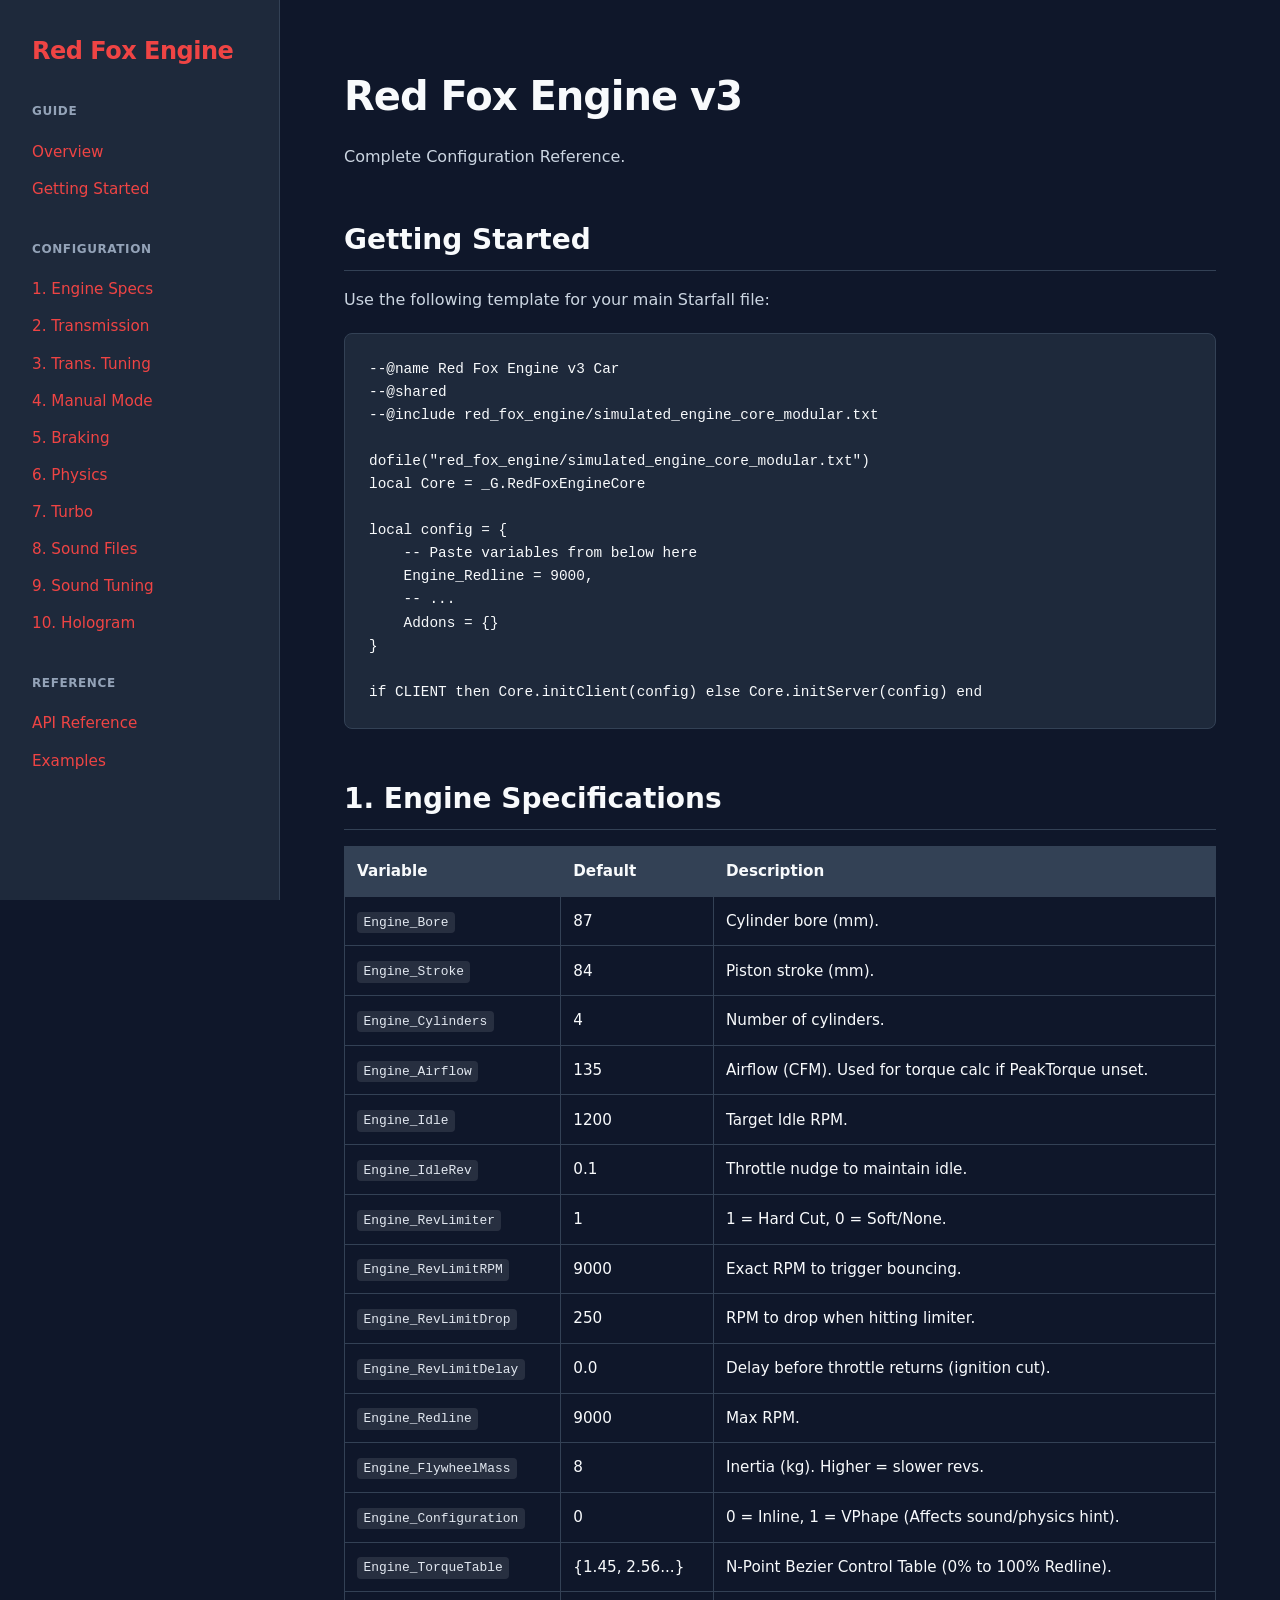
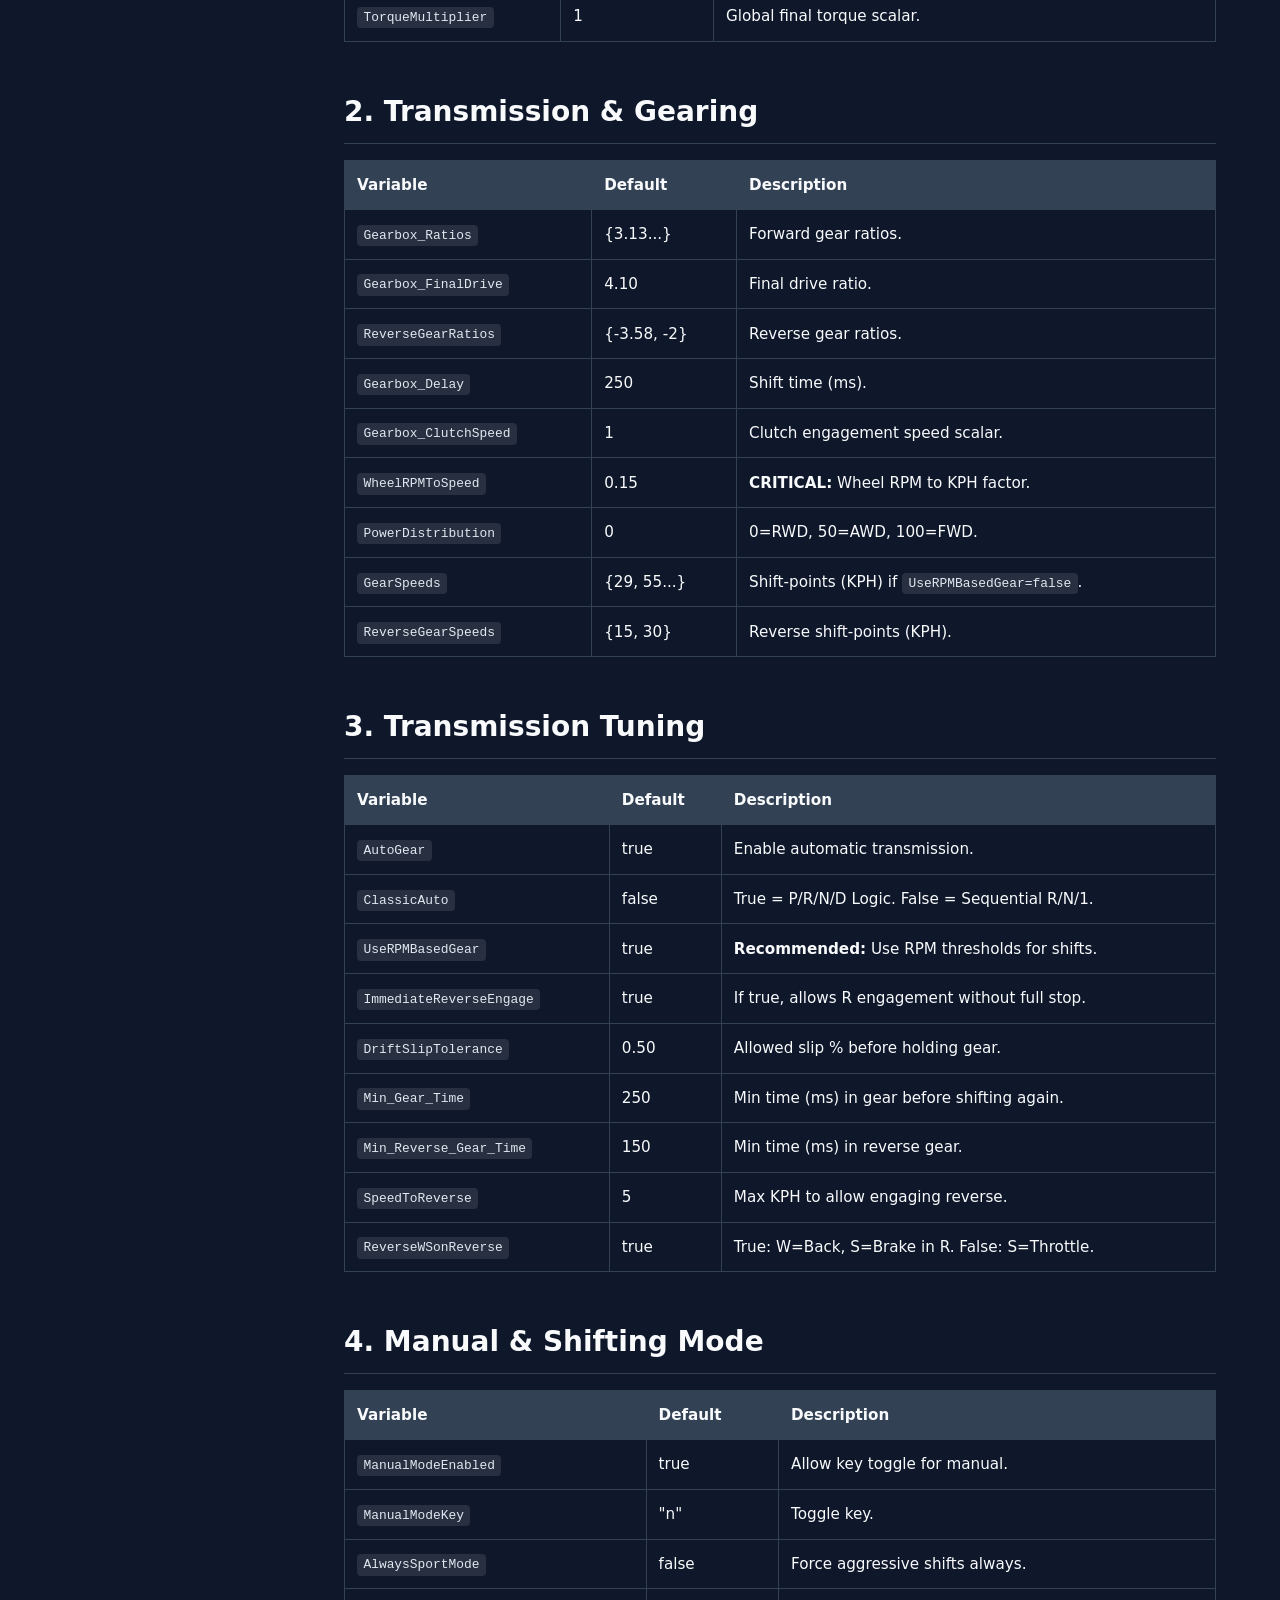
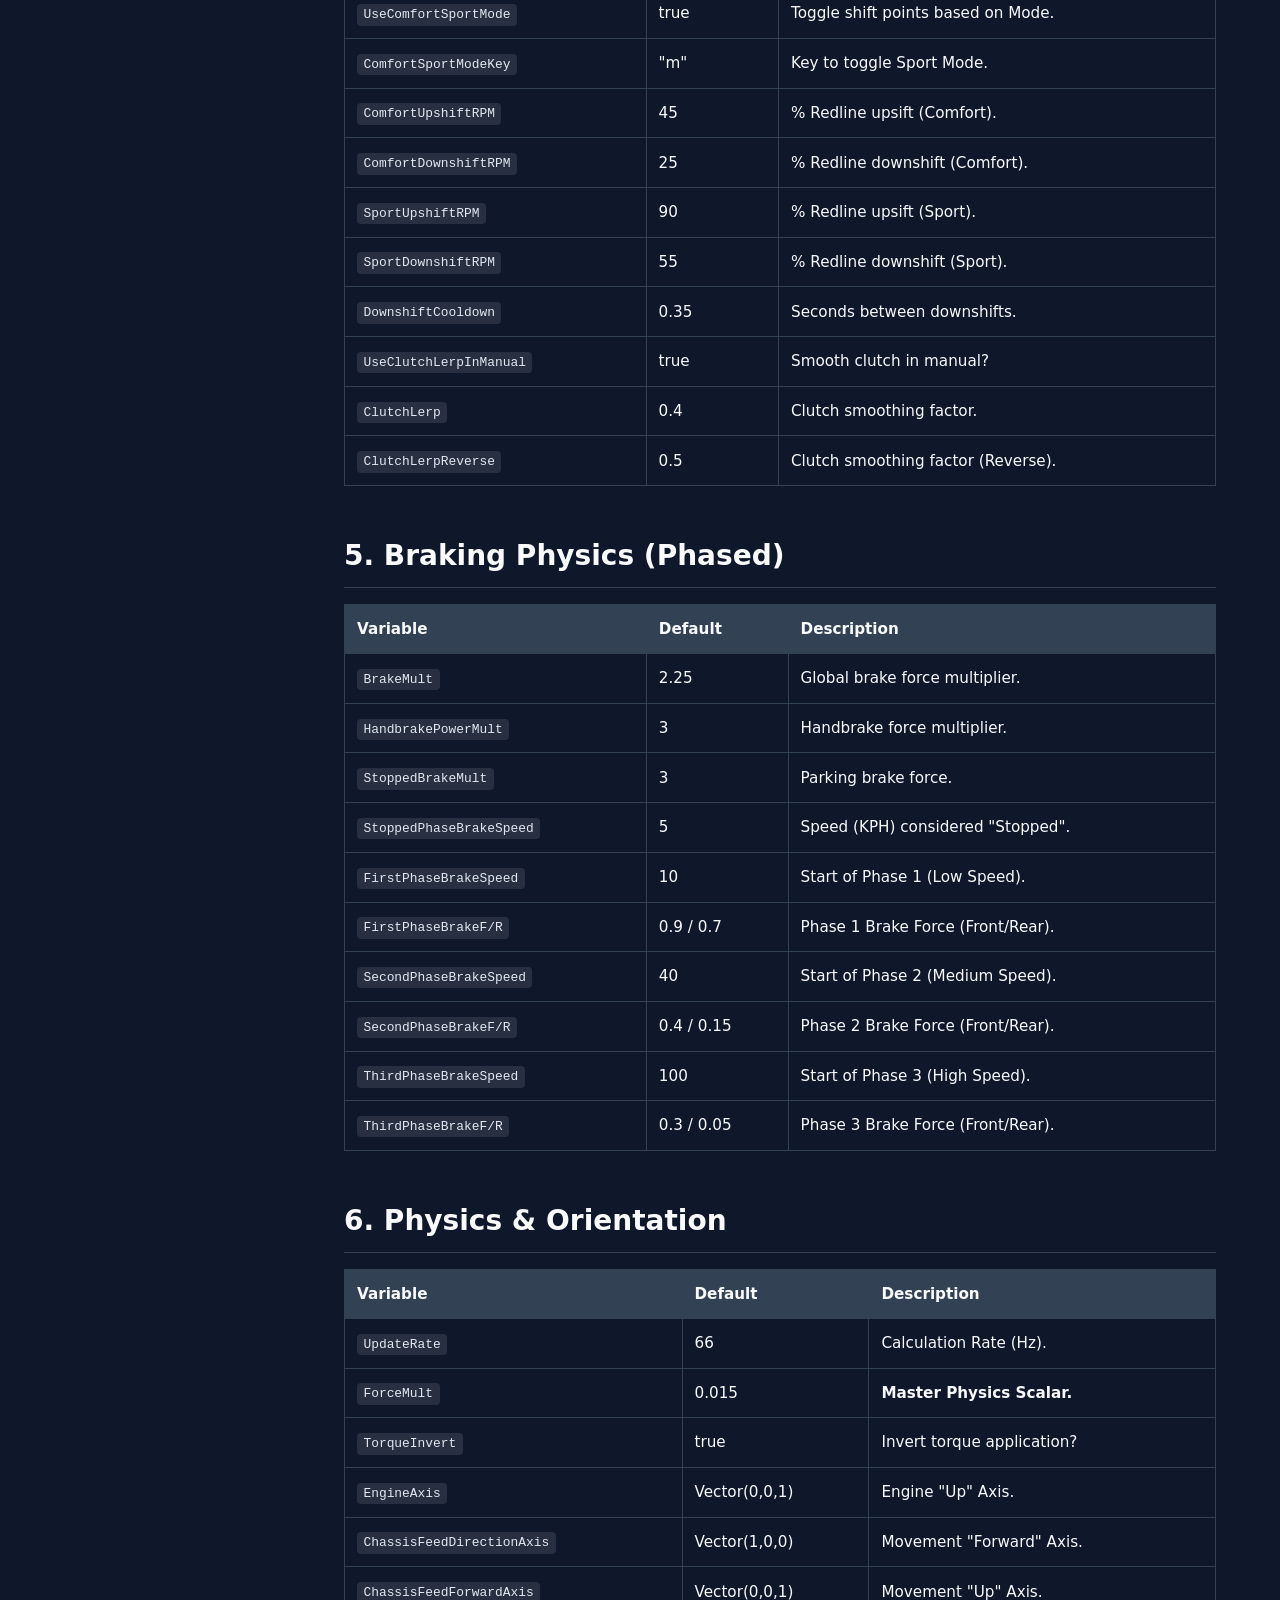
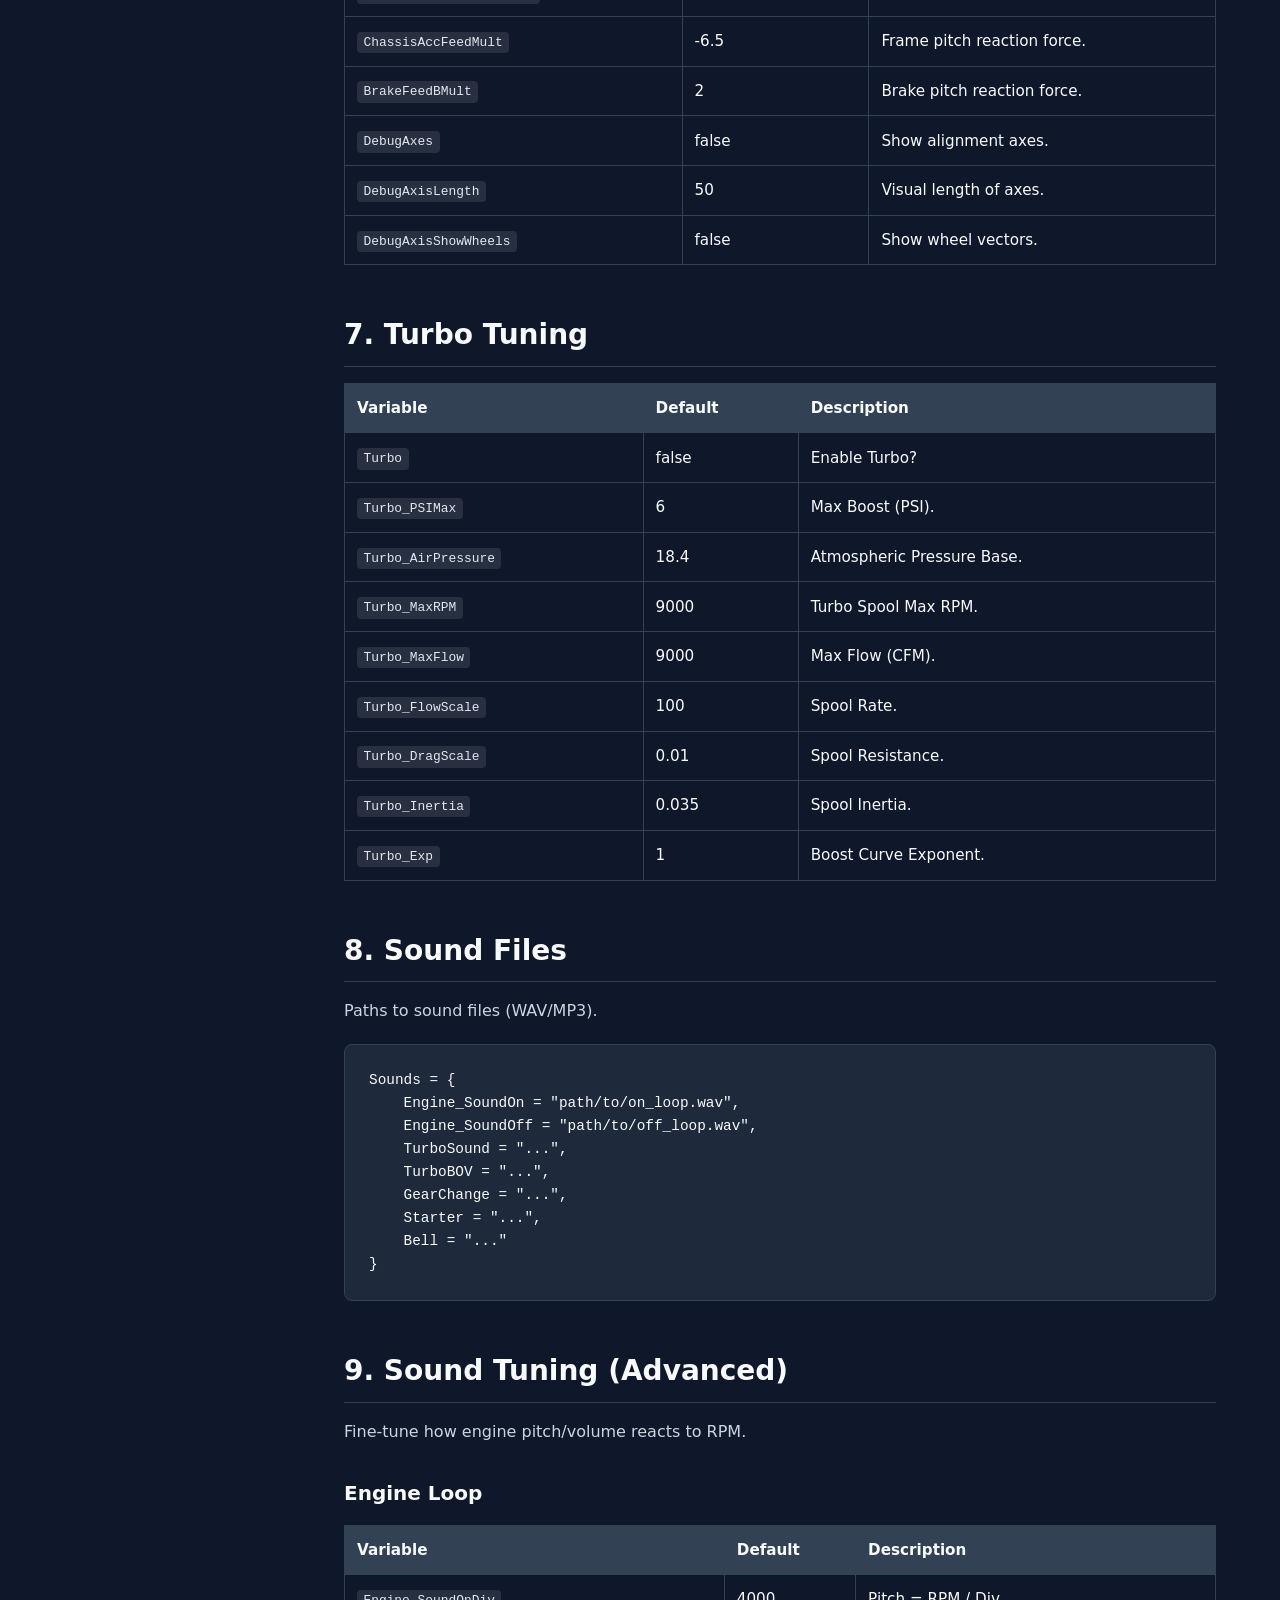
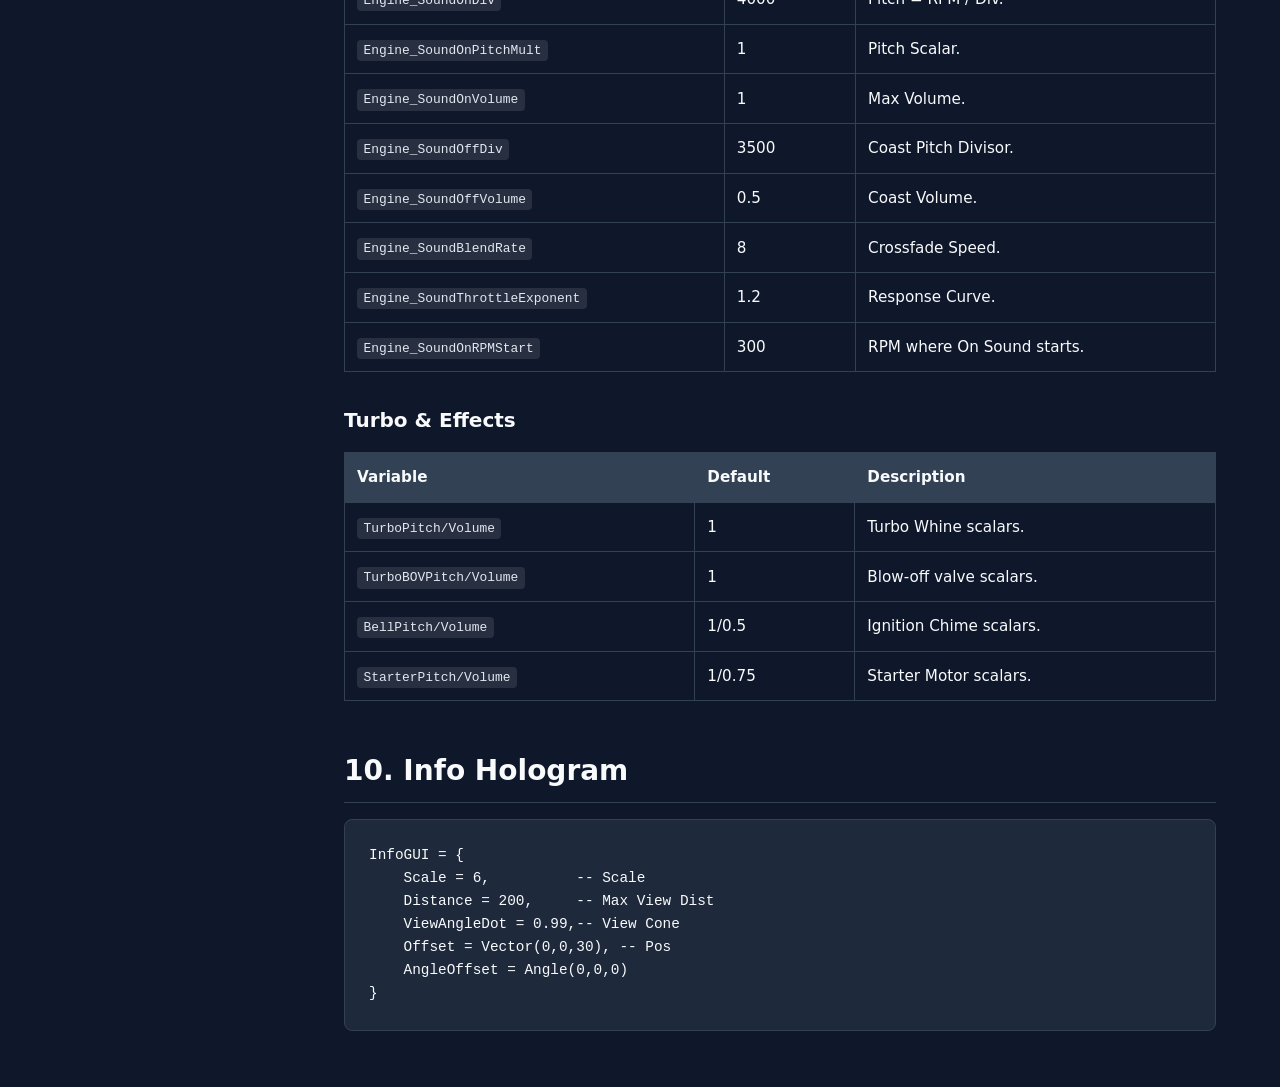
<file: red_fox_engine/docs/index.html>
<!DOCTYPE html>
<html lang="en">

<head>
    <meta charset="UTF-8">
    <meta name="viewport" content="width=device-width, initial-scale=1.0">
    <title>Red Fox Engine v3 - Documentation</title>
    <link rel="stylesheet" href="css/style.css">
</head>

<body>
    <nav class="sidebar">
        <a href="index.html" class="logo">Red Fox Engine</a>

        <div class="nav-group">
            <div class="nav-header">Guide</div>
            <a href="index.html" class="nav-link active">Overview</a>
            <a href="index.html#getting-started" class="nav-link">Getting Started</a>
        </div>

        <div class="nav-group">
            <div class="nav-header">Configuration</div>
            <a href="#conf-engine" class="nav-link">1. Engine Specs</a>
            <a href="#conf-trans" class="nav-link">2. Transmission</a>
            <a href="#conf-tuning" class="nav-link">3. Trans. Tuning</a>
            <a href="#conf-manual" class="nav-link">4. Manual Mode</a>
            <a href="#conf-braking" class="nav-link">5. Braking</a>
            <a href="#conf-physics" class="nav-link">6. Physics</a>
            <a href="#conf-turbo" class="nav-link">7. Turbo</a>
            <a href="#conf-sounds" class="nav-link">8. Sound Files</a>
            <a href="#conf-soundparams" class="nav-link">9. Sound Tuning</a>
            <a href="#conf-hologram" class="nav-link">10. Hologram</a>
        </div>

        <div class="nav-group">
            <div class="nav-header">Reference</div>
            <a href="api_reference.html" class="nav-link">API Reference</a>
            <a href="examples.html" class="nav-link">Examples</a>
        </div>
    </nav>

    <main class="main-content">
        <h1>Red Fox Engine v3</h1>
        <p class="lead">Complete Configuration Reference.</p>

        <section id="getting-started">
            <h2>Getting Started</h2>
            <p>Use the following template for your main Starfall file:</p>
            <pre><code>--@name Red Fox Engine v3 Car
--@shared
--@include red_fox_engine/simulated_engine_core_modular.txt

dofile("red_fox_engine/simulated_engine_core_modular.txt")
local Core = _G.RedFoxEngineCore

local config = {
    -- Paste variables from below here
    Engine_Redline = 9000,
    -- ...
    Addons = {}
}

if CLIENT then Core.initClient(config) else Core.initServer(config) end</code></pre>
        </section>

        <section id="conf-engine">
            <h2>1. Engine Specifications</h2>
            <table class="param-table">
                <tr>
                    <th>Variable</th>
                    <th>Default</th>
                    <th>Description</th>
                </tr>
                <tr>
                    <td><code>Engine_Bore</code></td>
                    <td>87</td>
                    <td>Cylinder bore (mm).</td>
                </tr>
                <tr>
                    <td><code>Engine_Stroke</code></td>
                    <td>84</td>
                    <td>Piston stroke (mm).</td>
                </tr>
                <tr>
                    <td><code>Engine_Cylinders</code></td>
                    <td>4</td>
                    <td>Number of cylinders.</td>
                </tr>
                <tr>
                    <td><code>Engine_Airflow</code></td>
                    <td>135</td>
                    <td>Airflow (CFM). Used for torque calc if PeakTorque unset.</td>
                </tr>
                <tr>
                    <td><code>Engine_Idle</code></td>
                    <td>1200</td>
                    <td>Target Idle RPM.</td>
                </tr>
                <tr>
                    <td><code>Engine_IdleRev</code></td>
                    <td>0.1</td>
                    <td>Throttle nudge to maintain idle.</td>
                </tr>
                <tr>
                    <td><code>Engine_RevLimiter</code></td>
                    <td>1</td>
                    <td>1 = Hard Cut, 0 = Soft/None.</td>
                </tr>
                <tr>
                    <td><code>Engine_RevLimitRPM</code></td>
                    <td>9000</td>
                    <td>Exact RPM to trigger bouncing.</td>
                </tr>
                <tr>
                    <td><code>Engine_RevLimitDrop</code></td>
                    <td>250</td>
                    <td>RPM to drop when hitting limiter.</td>
                </tr>
                <tr>
                    <td><code>Engine_RevLimitDelay</code></td>
                    <td>0.0</td>
                    <td>Delay before throttle returns (ignition cut).</td>
                </tr>
                <tr>
                    <td><code>Engine_Redline</code></td>
                    <td>9000</td>
                    <td>Max RPM.</td>
                </tr>
                <tr>
                    <td><code>Engine_FlywheelMass</code></td>
                    <td>8</td>
                    <td>Inertia (kg). Higher = slower revs.</td>
                </tr>
                <tr>
                    <td><code>Engine_Configuration</code></td>
                    <td>0</td>
                    <td>0 = Inline, 1 = VPhape (Affects sound/physics hint).</td>
                </tr>
                <tr>
                    <td><code>Engine_TorqueTable</code></td>
                    <td>{1.45, 2.56...}</td>
                    <td>N-Point Bezier Control Table (0% to 100% Redline).</td>
                </tr>
                <tr>
                    <td><code>TorqueMultiplier</code></td>
                    <td>1</td>
                    <td>Global final torque scalar.</td>
                </tr>
            </table>
        </section>

        <section id="conf-trans">
            <h2>2. Transmission & Gearing</h2>
            <table class="param-table">
                <tr>
                    <th>Variable</th>
                    <th>Default</th>
                    <th>Description</th>
                </tr>
                <tr>
                    <td><code>Gearbox_Ratios</code></td>
                    <td>{3.13...}</td>
                    <td>Forward gear ratios.</td>
                </tr>
                <tr>
                    <td><code>Gearbox_FinalDrive</code></td>
                    <td>4.10</td>
                    <td>Final drive ratio.</td>
                </tr>
                <tr>
                    <td><code>ReverseGearRatios</code></td>
                    <td>{-3.58, -2}</td>
                    <td>Reverse gear ratios.</td>
                </tr>
                <tr>
                    <td><code>Gearbox_Delay</code></td>
                    <td>250</td>
                    <td>Shift time (ms).</td>
                </tr>
                <tr>
                    <td><code>Gearbox_ClutchSpeed</code></td>
                    <td>1</td>
                    <td>Clutch engagement speed scalar.</td>
                </tr>
                <tr>
                    <td><code>WheelRPMToSpeed</code></td>
                    <td>0.15</td>
                    <td><b>CRITICAL:</b> Wheel RPM to KPH factor.</td>
                </tr>
                <tr>
                    <td><code>PowerDistribution</code></td>
                    <td>0</td>
                    <td>0=RWD, 50=AWD, 100=FWD.</td>
                </tr>
                <tr>
                    <td><code>GearSpeeds</code></td>
                    <td>{29, 55...}</td>
                    <td>Shift-points (KPH) if <code>UseRPMBasedGear=false</code>.</td>
                </tr>
                <tr>
                    <td><code>ReverseGearSpeeds</code></td>
                    <td>{15, 30}</td>
                    <td>Reverse shift-points (KPH).</td>
                </tr>
            </table>
        </section>

        <section id="conf-tuning">
            <h2>3. Transmission Tuning</h2>
            <table class="param-table">
                <tr>
                    <th>Variable</th>
                    <th>Default</th>
                    <th>Description</th>
                </tr>
                <tr>
                    <td><code>AutoGear</code></td>
                    <td>true</td>
                    <td>Enable automatic transmission.</td>
                </tr>
                <tr>
                    <td><code>ClassicAuto</code></td>
                    <td>false</td>
                    <td>True = P/R/N/D Logic. False = Sequential R/N/1.</td>
                </tr>
                <tr>
                    <td><code>UseRPMBasedGear</code></td>
                    <td>true</td>
                    <td><b>Recommended:</b> Use RPM thresholds for shifts.</td>
                </tr>
                <tr>
                    <td><code>ImmediateReverseEngage</code></td>
                    <td>true</td>
                    <td>If true, allows R engagement without full stop.</td>
                </tr>
                <tr>
                    <td><code>DriftSlipTolerance</code></td>
                    <td>0.50</td>
                    <td>Allowed slip % before holding gear.</td>
                </tr>
                <tr>
                    <td><code>Min_Gear_Time</code></td>
                    <td>250</td>
                    <td>Min time (ms) in gear before shifting again.</td>
                </tr>
                <tr>
                    <td><code>Min_Reverse_Gear_Time</code></td>
                    <td>150</td>
                    <td>Min time (ms) in reverse gear.</td>
                </tr>
                <tr>
                    <td><code>SpeedToReverse</code></td>
                    <td>5</td>
                    <td>Max KPH to allow engaging reverse.</td>
                </tr>
                <tr>
                    <td><code>ReverseWSonReverse</code></td>
                    <td>true</td>
                    <td>True: W=Back, S=Brake in R. False: S=Throttle.</td>
                </tr>
            </table>
        </section>

        <section id="conf-manual">
            <h2>4. Manual & Shifting Mode</h2>
            <table class="param-table">
                <tr>
                    <th>Variable</th>
                    <th>Default</th>
                    <th>Description</th>
                </tr>
                <tr>
                    <td><code>ManualModeEnabled</code></td>
                    <td>true</td>
                    <td>Allow key toggle for manual.</td>
                </tr>
                <tr>
                    <td><code>ManualModeKey</code></td>
                    <td>"n"</td>
                    <td>Toggle key.</td>
                </tr>
                <tr>
                    <td><code>AlwaysSportMode</code></td>
                    <td>false</td>
                    <td>Force aggressive shifts always.</td>
                </tr>
                <tr>
                    <td><code>UseComfortSportMode</code></td>
                    <td>true</td>
                    <td>Toggle shift points based on Mode.</td>
                </tr>
                <tr>
                    <td><code>ComfortSportModeKey</code></td>
                    <td>"m"</td>
                    <td>Key to toggle Sport Mode.</td>
                </tr>
                <tr>
                    <td><code>ComfortUpshiftRPM</code></td>
                    <td>45</td>
                    <td>% Redline upsift (Comfort).</td>
                </tr>
                <tr>
                    <td><code>ComfortDownshiftRPM</code></td>
                    <td>25</td>
                    <td>% Redline downshift (Comfort).</td>
                </tr>
                <tr>
                    <td><code>SportUpshiftRPM</code></td>
                    <td>90</td>
                    <td>% Redline upsift (Sport).</td>
                </tr>
                <tr>
                    <td><code>SportDownshiftRPM</code></td>
                    <td>55</td>
                    <td>% Redline downshift (Sport).</td>
                </tr>
                <tr>
                    <td><code>DownshiftCooldown</code></td>
                    <td>0.35</td>
                    <td>Seconds between downshifts.</td>
                </tr>
                <tr>
                    <td><code>UseClutchLerpInManual</code></td>
                    <td>true</td>
                    <td>Smooth clutch in manual?</td>
                </tr>
                <tr>
                    <td><code>ClutchLerp</code></td>
                    <td>0.4</td>
                    <td>Clutch smoothing factor.</td>
                </tr>
                <tr>
                    <td><code>ClutchLerpReverse</code></td>
                    <td>0.5</td>
                    <td>Clutch smoothing factor (Reverse).</td>
                </tr>
            </table>
        </section>

        <section id="conf-braking">
            <h2>5. Braking Physics (Phased)</h2>
            <table class="param-table">
                <tr>
                    <th>Variable</th>
                    <th>Default</th>
                    <th>Description</th>
                </tr>
                <tr>
                    <td><code>BrakeMult</code></td>
                    <td>2.25</td>
                    <td>Global brake force multiplier.</td>
                </tr>
                <tr>
                    <td><code>HandbrakePowerMult</code></td>
                    <td>3</td>
                    <td>Handbrake force multiplier.</td>
                </tr>
                <tr>
                    <td><code>StoppedBrakeMult</code></td>
                    <td>3</td>
                    <td>Parking brake force.</td>
                </tr>
                <tr>
                    <td><code>StoppedPhaseBrakeSpeed</code></td>
                    <td>5</td>
                    <td>Speed (KPH) considered "Stopped".</td>
                </tr>
                <tr>
                    <td><code>FirstPhaseBrakeSpeed</code></td>
                    <td>10</td>
                    <td>Start of Phase 1 (Low Speed).</td>
                </tr>
                <tr>
                    <td><code>FirstPhaseBrakeF/R</code></td>
                    <td>0.9 / 0.7</td>
                    <td>Phase 1 Brake Force (Front/Rear).</td>
                </tr>
                <tr>
                    <td><code>SecondPhaseBrakeSpeed</code></td>
                    <td>40</td>
                    <td>Start of Phase 2 (Medium Speed).</td>
                </tr>
                <tr>
                    <td><code>SecondPhaseBrakeF/R</code></td>
                    <td>0.4 / 0.15</td>
                    <td>Phase 2 Brake Force (Front/Rear).</td>
                </tr>
                <tr>
                    <td><code>ThirdPhaseBrakeSpeed</code></td>
                    <td>100</td>
                    <td>Start of Phase 3 (High Speed).</td>
                </tr>
                <tr>
                    <td><code>ThirdPhaseBrakeF/R</code></td>
                    <td>0.3 / 0.05</td>
                    <td>Phase 3 Brake Force (Front/Rear).</td>
                </tr>
            </table>
        </section>

        <section id="conf-physics">
            <h2>6. Physics & Orientation</h2>
            <table class="param-table">
                <tr>
                    <th>Variable</th>
                    <th>Default</th>
                    <th>Description</th>
                </tr>
                <tr>
                    <td><code>UpdateRate</code></td>
                    <td>66</td>
                    <td>Calculation Rate (Hz).</td>
                </tr>
                <tr>
                    <td><code>ForceMult</code></td>
                    <td>0.015</td>
                    <td><b>Master Physics Scalar.</b></td>
                </tr>
                <tr>
                    <td><code>TorqueInvert</code></td>
                    <td>true</td>
                    <td>Invert torque application?</td>
                </tr>
                <tr>
                    <td><code>EngineAxis</code></td>
                    <td>Vector(0,0,1)</td>
                    <td>Engine "Up" Axis.</td>
                </tr>
                <tr>
                    <td><code>ChassisFeedDirectionAxis</code></td>
                    <td>Vector(1,0,0)</td>
                    <td>Movement "Forward" Axis.</td>
                </tr>
                <tr>
                    <td><code>ChassisFeedForwardAxis</code></td>
                    <td>Vector(0,0,1)</td>
                    <td>Movement "Up" Axis.</td>
                </tr>
                <tr>
                    <td><code>ChassisAccFeedMult</code></td>
                    <td>-6.5</td>
                    <td>Frame pitch reaction force.</td>
                </tr>
                <tr>
                    <td><code>BrakeFeedBMult</code></td>
                    <td>2</td>
                    <td>Brake pitch reaction force.</td>
                </tr>
                <tr>
                    <td><code>DebugAxes</code></td>
                    <td>false</td>
                    <td>Show alignment axes.</td>
                </tr>
                <tr>
                    <td><code>DebugAxisLength</code></td>
                    <td>50</td>
                    <td>Visual length of axes.</td>
                </tr>
                <tr>
                    <td><code>DebugAxisShowWheels</code></td>
                    <td>false</td>
                    <td>Show wheel vectors.</td>
                </tr>
            </table>
        </section>

        <section id="conf-turbo">
            <h2>7. Turbo Tuning</h2>
            <table class="param-table">
                <tr>
                    <th>Variable</th>
                    <th>Default</th>
                    <th>Description</th>
                </tr>
                <tr>
                    <td><code>Turbo</code></td>
                    <td>false</td>
                    <td>Enable Turbo?</td>
                </tr>
                <tr>
                    <td><code>Turbo_PSIMax</code></td>
                    <td>6</td>
                    <td>Max Boost (PSI).</td>
                </tr>
                <tr>
                    <td><code>Turbo_AirPressure</code></td>
                    <td>18.4</td>
                    <td>Atmospheric Pressure Base.</td>
                </tr>
                <tr>
                    <td><code>Turbo_MaxRPM</code></td>
                    <td>9000</td>
                    <td>Turbo Spool Max RPM.</td>
                </tr>
                <tr>
                    <td><code>Turbo_MaxFlow</code></td>
                    <td>9000</td>
                    <td>Max Flow (CFM).</td>
                </tr>
                <tr>
                    <td><code>Turbo_FlowScale</code></td>
                    <td>100</td>
                    <td>Spool Rate.</td>
                </tr>
                <tr>
                    <td><code>Turbo_DragScale</code></td>
                    <td>0.01</td>
                    <td>Spool Resistance.</td>
                </tr>
                <tr>
                    <td><code>Turbo_Inertia</code></td>
                    <td>0.035</td>
                    <td>Spool Inertia.</td>
                </tr>
                <tr>
                    <td><code>Turbo_Exp</code></td>
                    <td>1</td>
                    <td>Boost Curve Exponent.</td>
                </tr>
            </table>
        </section>

        <section id="conf-sounds">
            <h2>8. Sound Files</h2>
            <p>Paths to sound files (WAV/MP3).</p>
            <pre><code>Sounds = {
    Engine_SoundOn = "path/to/on_loop.wav",
    Engine_SoundOff = "path/to/off_loop.wav",
    TurboSound = "...",
    TurboBOV = "...",
    GearChange = "...",
    Starter = "...",
    Bell = "..."
}</code></pre>
        </section>

        <section id="conf-soundparams">
            <h2>9. Sound Tuning (Advanced)</h2>
            <p>Fine-tune how engine pitch/volume reacts to RPM.</p>
            <h3>Engine Loop</h3>
            <table class="param-table">
                <tr>
                    <th>Variable</th>
                    <th>Default</th>
                    <th>Description</th>
                </tr>
                <tr>
                    <td><code>Engine_SoundOnDiv</code></td>
                    <td>4000</td>
                    <td>Pitch = RPM / Div.</td>
                </tr>
                <tr>
                    <td><code>Engine_SoundOnPitchMult</code></td>
                    <td>1</td>
                    <td>Pitch Scalar.</td>
                </tr>
                <tr>
                    <td><code>Engine_SoundOnVolume</code></td>
                    <td>1</td>
                    <td>Max Volume.</td>
                </tr>
                <tr>
                    <td><code>Engine_SoundOffDiv</code></td>
                    <td>3500</td>
                    <td>Coast Pitch Divisor.</td>
                </tr>
                <tr>
                    <td><code>Engine_SoundOffVolume</code></td>
                    <td>0.5</td>
                    <td>Coast Volume.</td>
                </tr>
                <tr>
                    <td><code>Engine_SoundBlendRate</code></td>
                    <td>8</td>
                    <td>Crossfade Speed.</td>
                </tr>
                <tr>
                    <td><code>Engine_SoundThrottleExponent</code></td>
                    <td>1.2</td>
                    <td>Response Curve.</td>
                </tr>
                <tr>
                    <td><code>Engine_SoundOnRPMStart</code></td>
                    <td>300</td>
                    <td>RPM where On Sound starts.</td>
                </tr>
            </table>

            <h3>Turbo & Effects</h3>
            <table class="param-table">
                <tr>
                    <th>Variable</th>
                    <th>Default</th>
                    <th>Description</th>
                </tr>
                <tr>
                    <td><code>TurboPitch/Volume</code></td>
                    <td>1</td>
                    <td>Turbo Whine scalars.</td>
                </tr>
                <tr>
                    <td><code>TurboBOVPitch/Volume</code></td>
                    <td>1</td>
                    <td>Blow-off valve scalars.</td>
                </tr>
                <tr>
                    <td><code>BellPitch/Volume</code></td>
                    <td>1/0.5</td>
                    <td>Ignition Chime scalars.</td>
                </tr>
                <tr>
                    <td><code>StarterPitch/Volume</code></td>
                    <td>1/0.75</td>
                    <td>Starter Motor scalars.</td>
                </tr>
            </table>
        </section>

        <section id="conf-hologram">
            <h2>10. Info Hologram</h2>
            <pre><code>InfoGUI = {
    Scale = 6,          -- Scale
    Distance = 200,     -- Max View Dist
    ViewAngleDot = 0.99,-- View Cone
    Offset = Vector(0,0,30), -- Pos
    AngleOffset = Angle(0,0,0)
}</code></pre>
        </section>
    </main>
    <script src="js/main.js"></script>
</body>

</html>
</file>
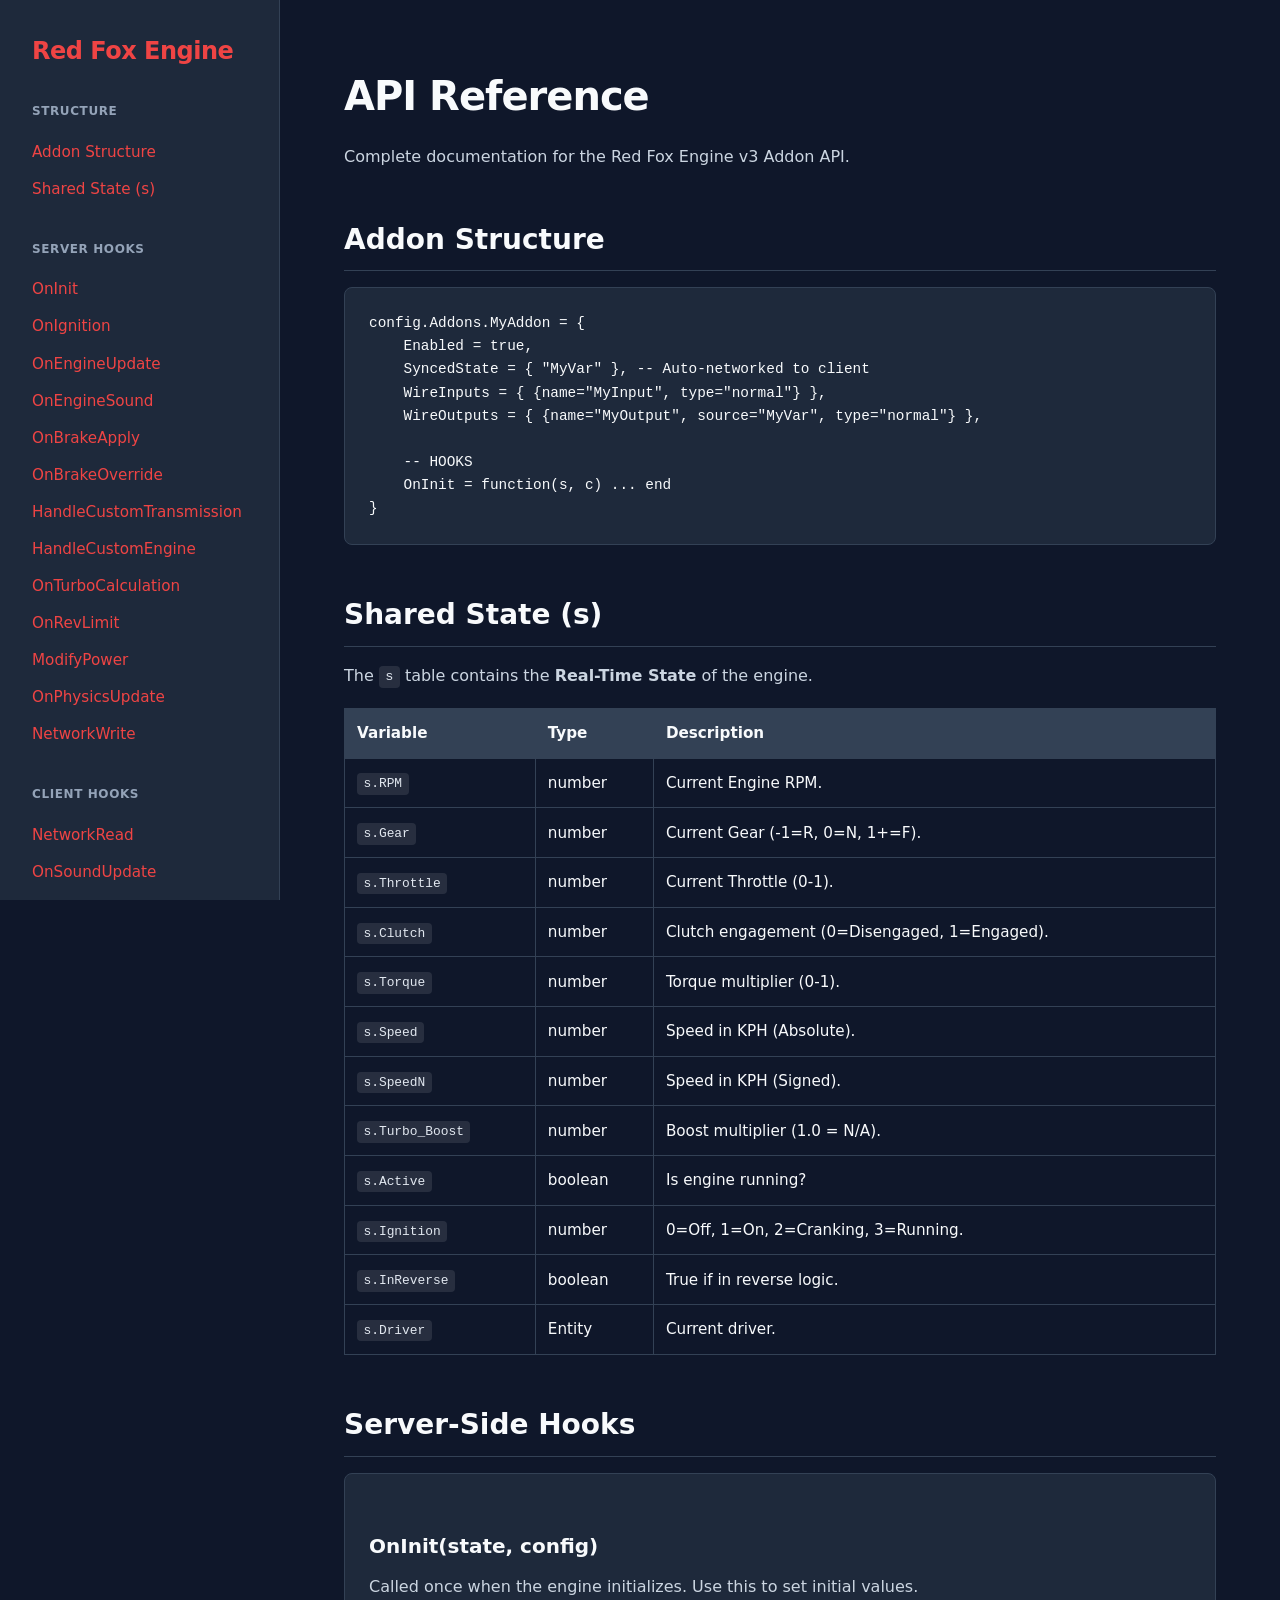
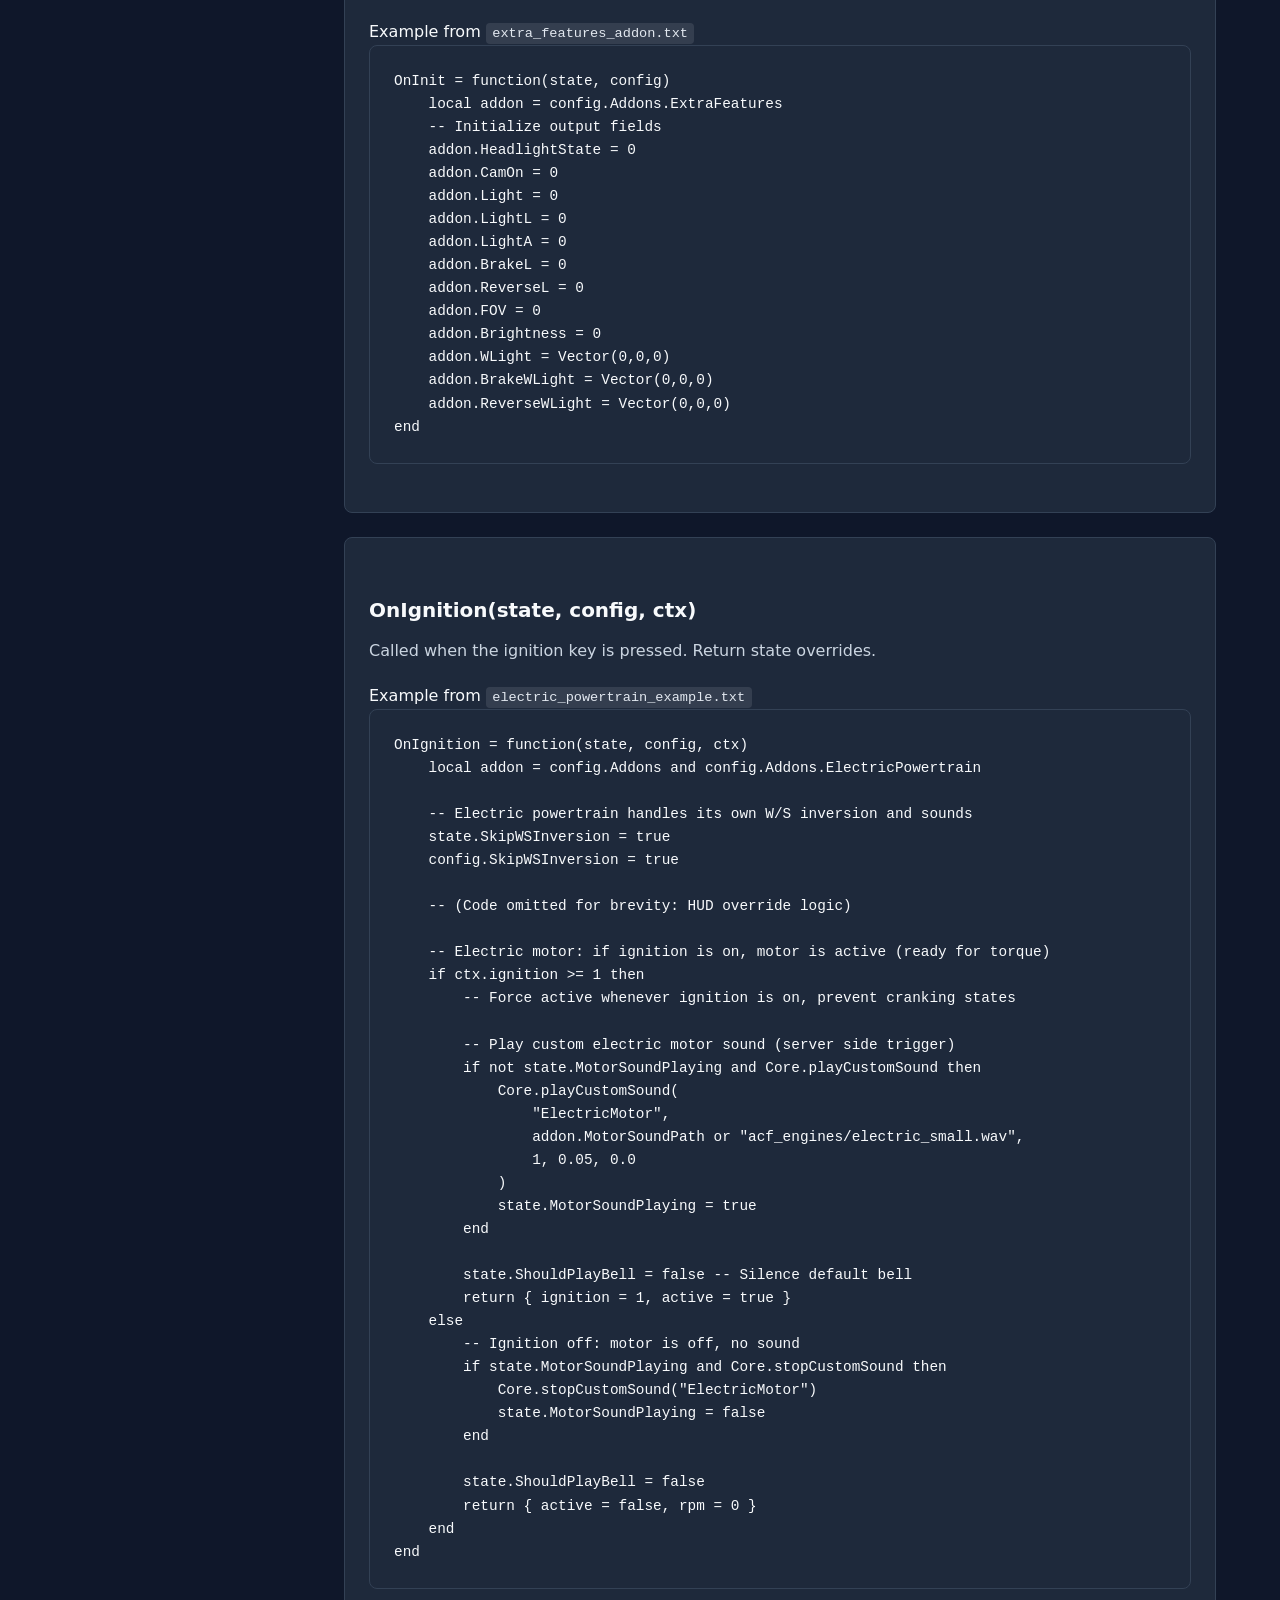
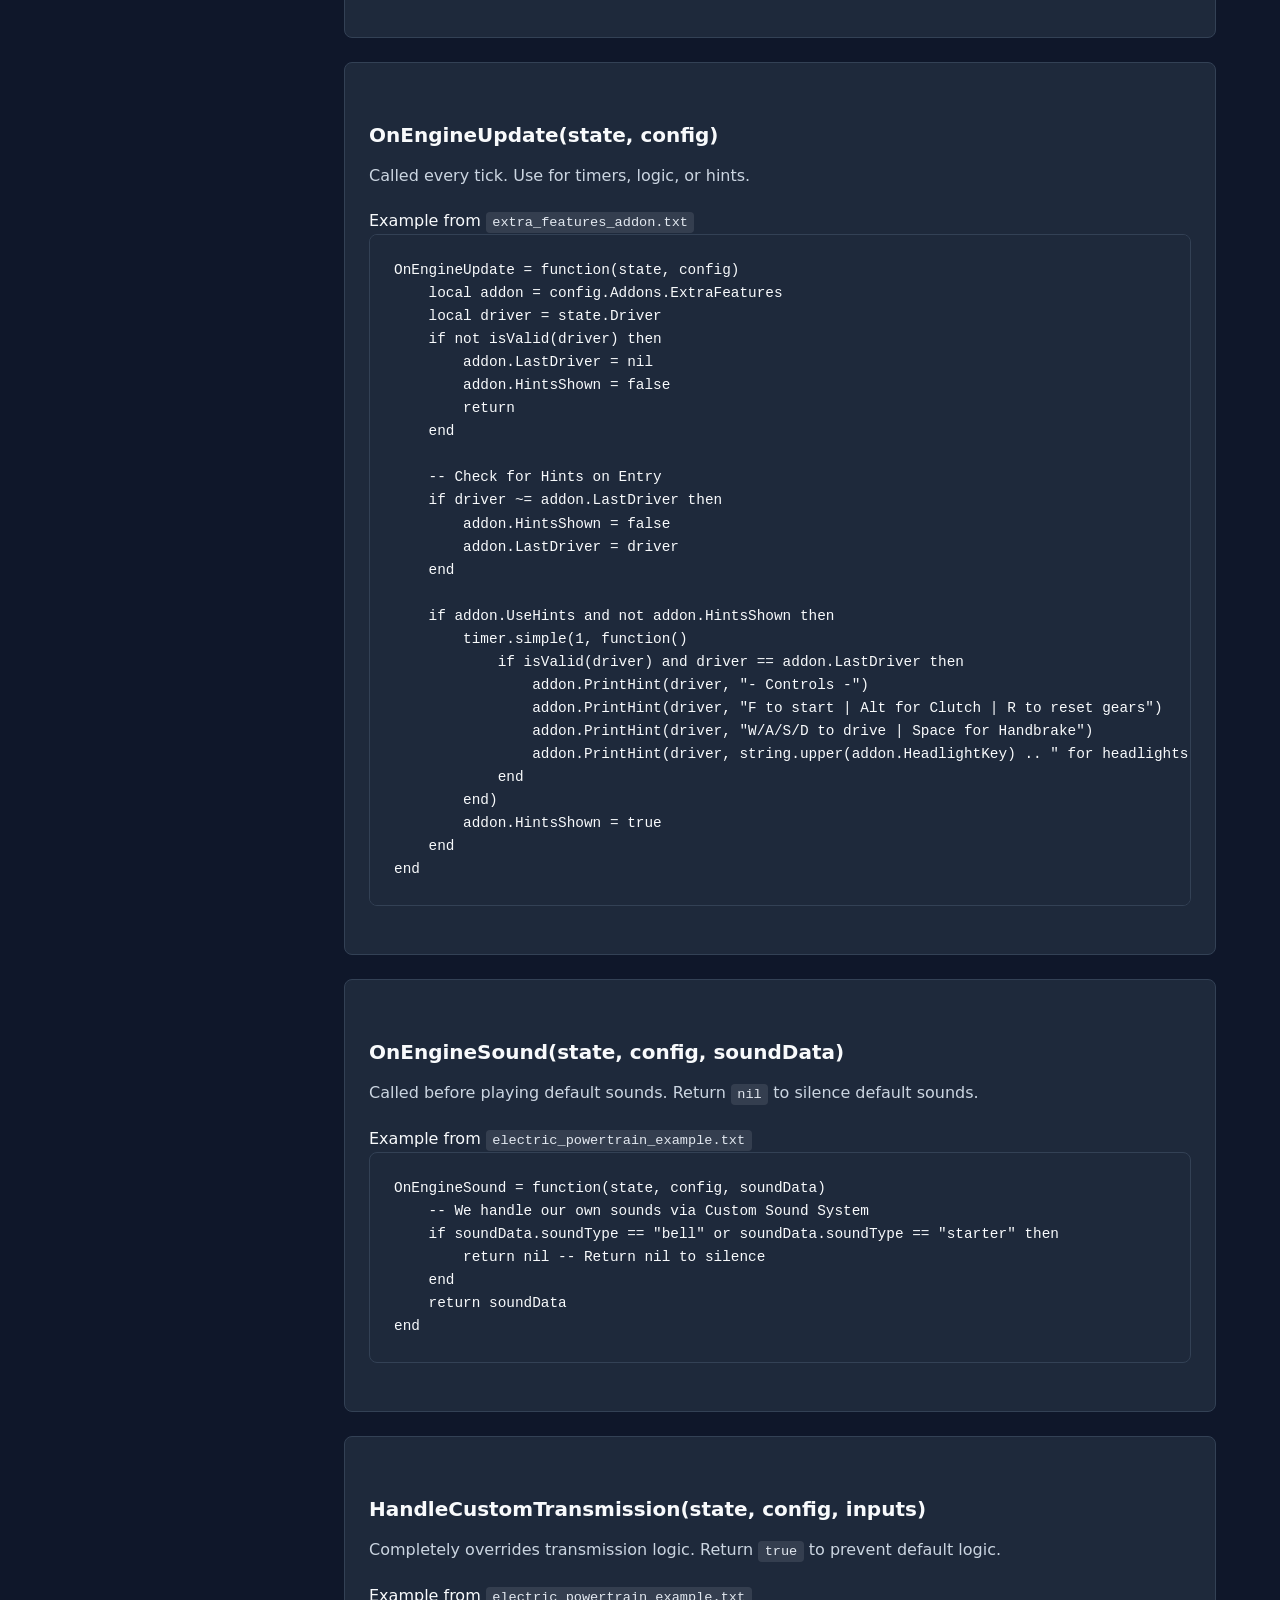
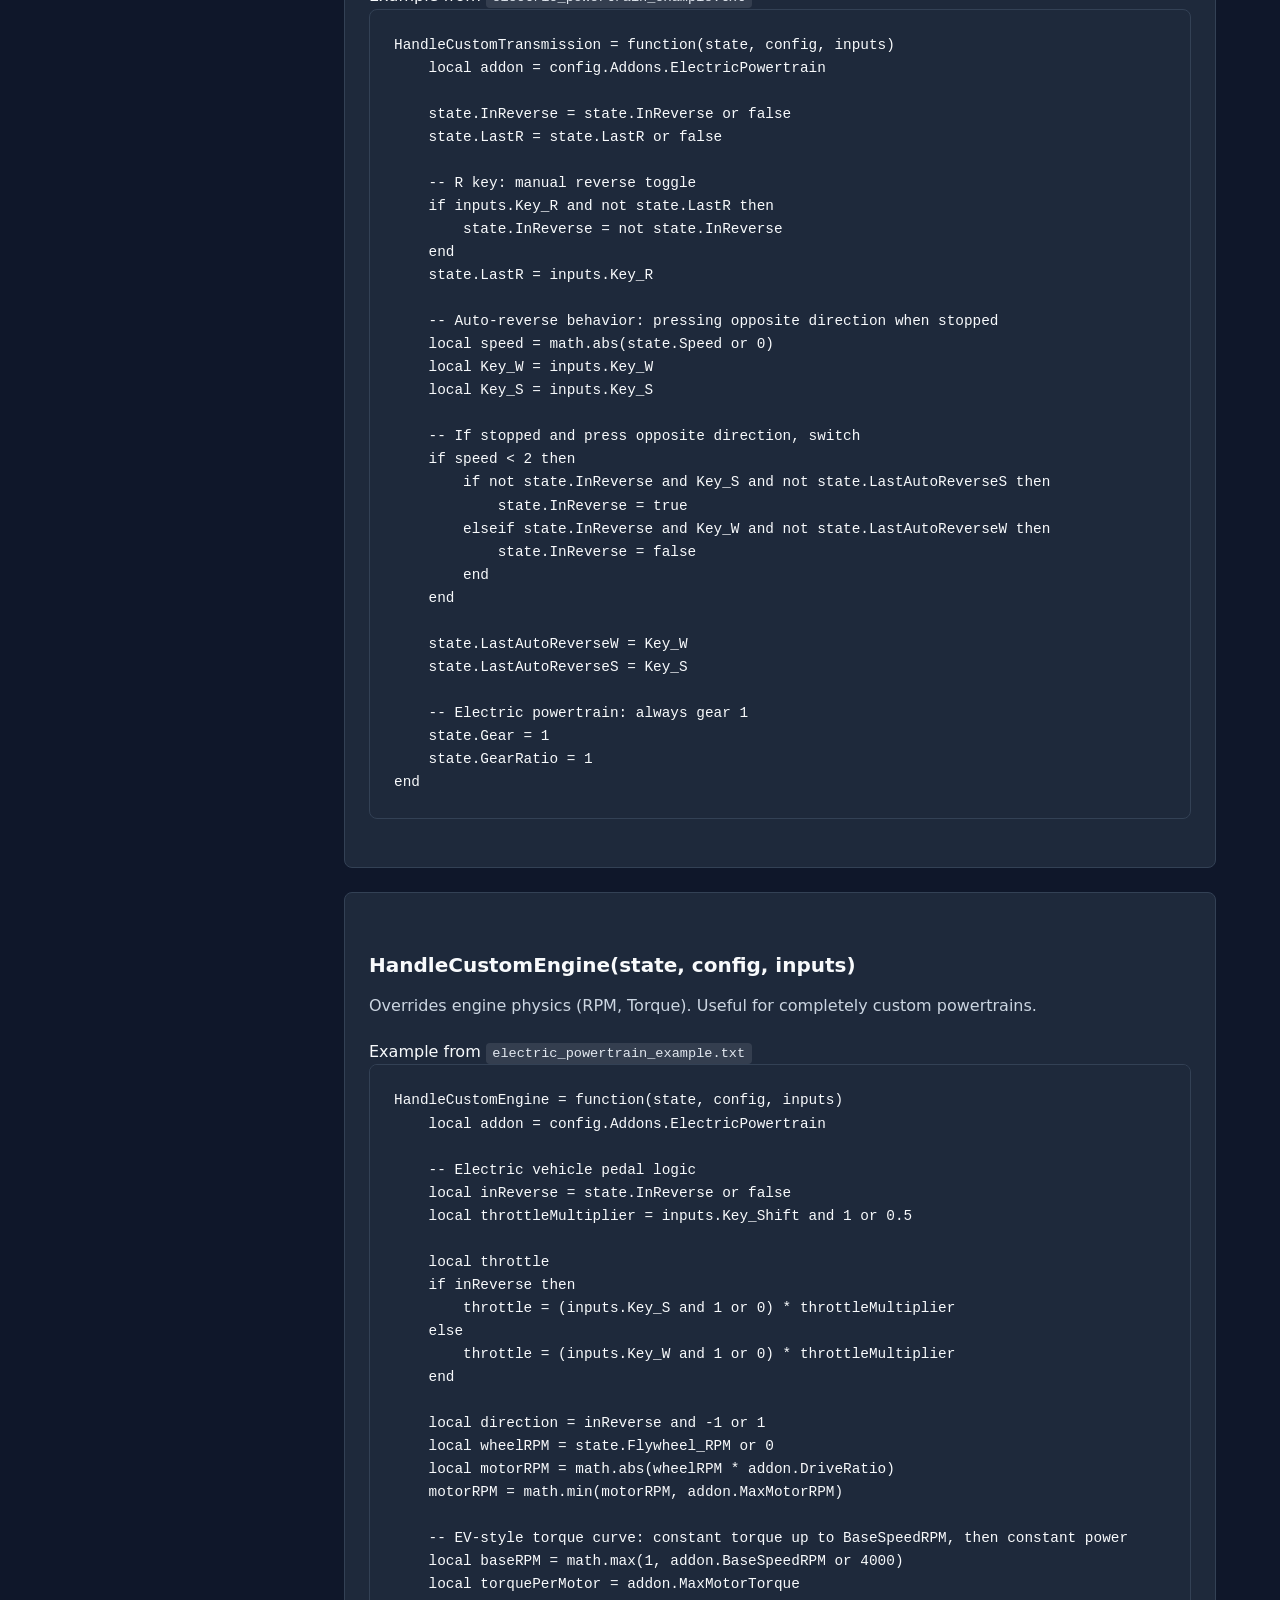
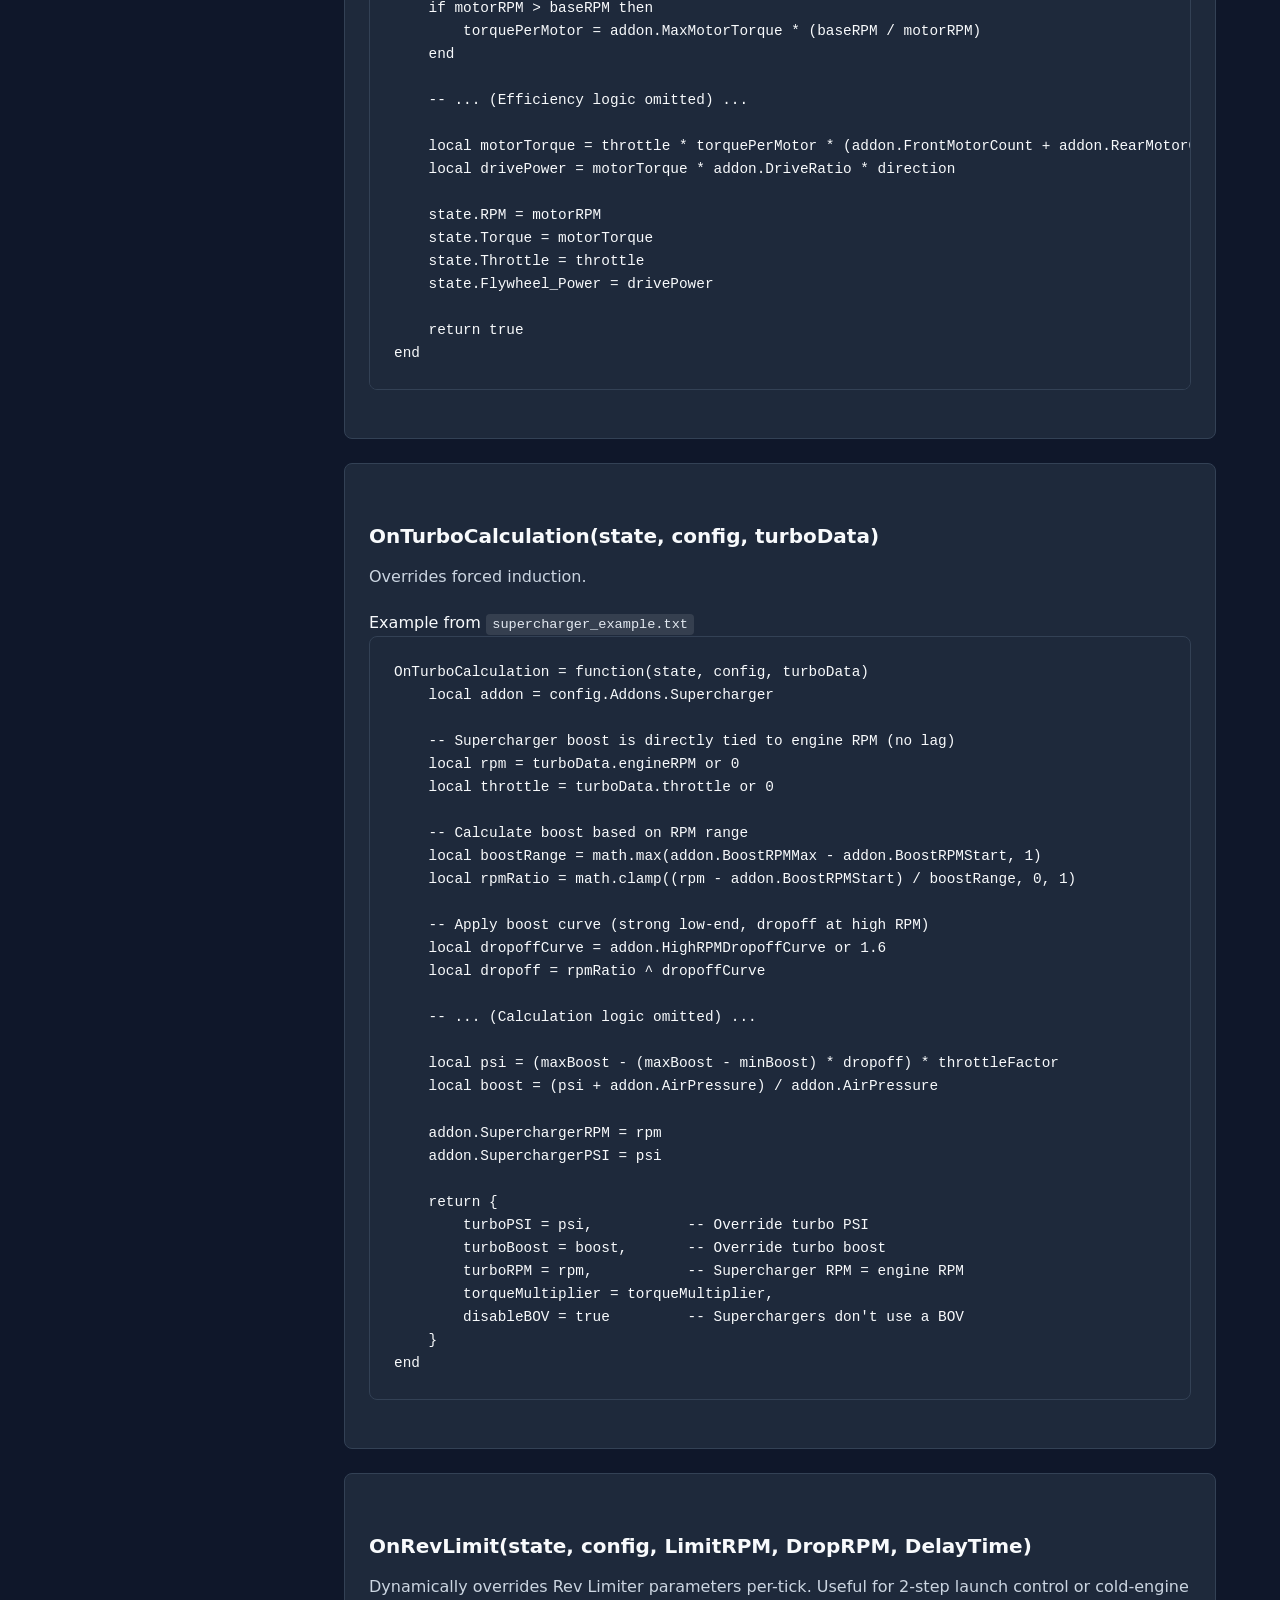
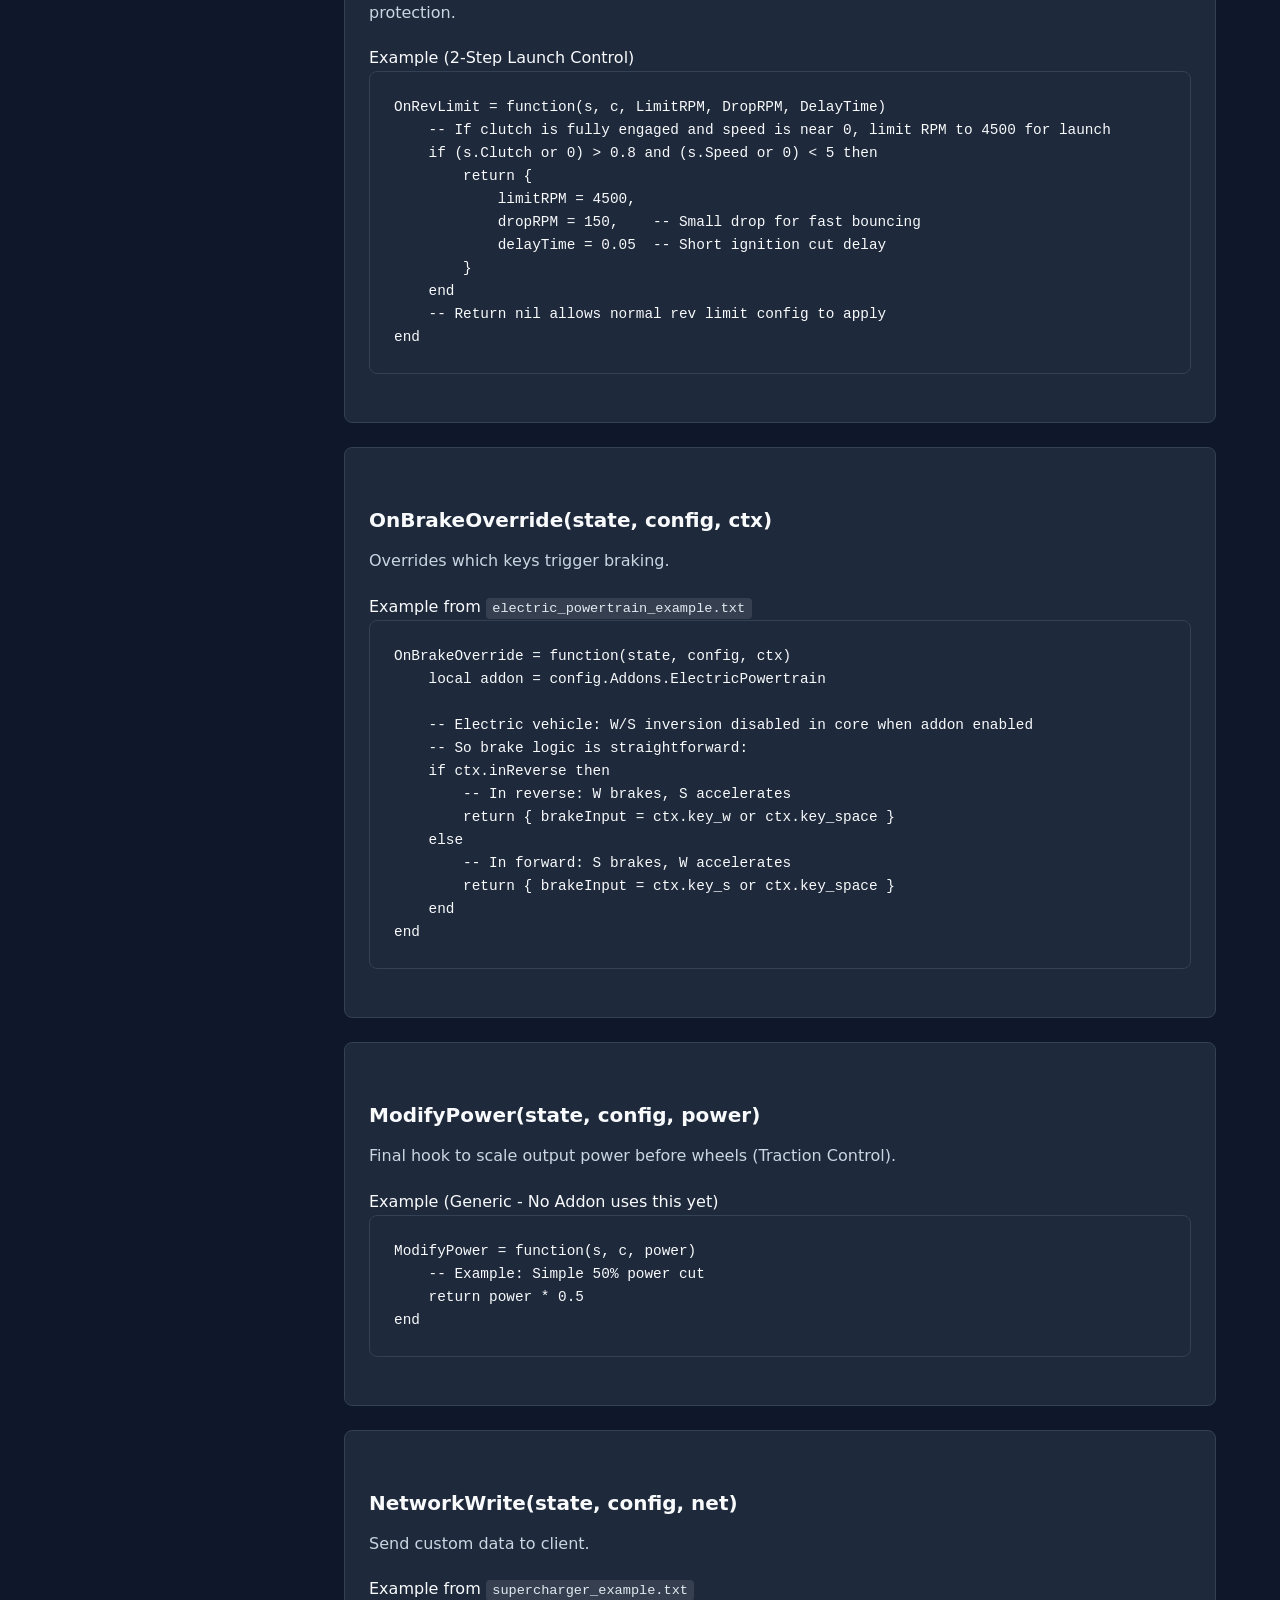
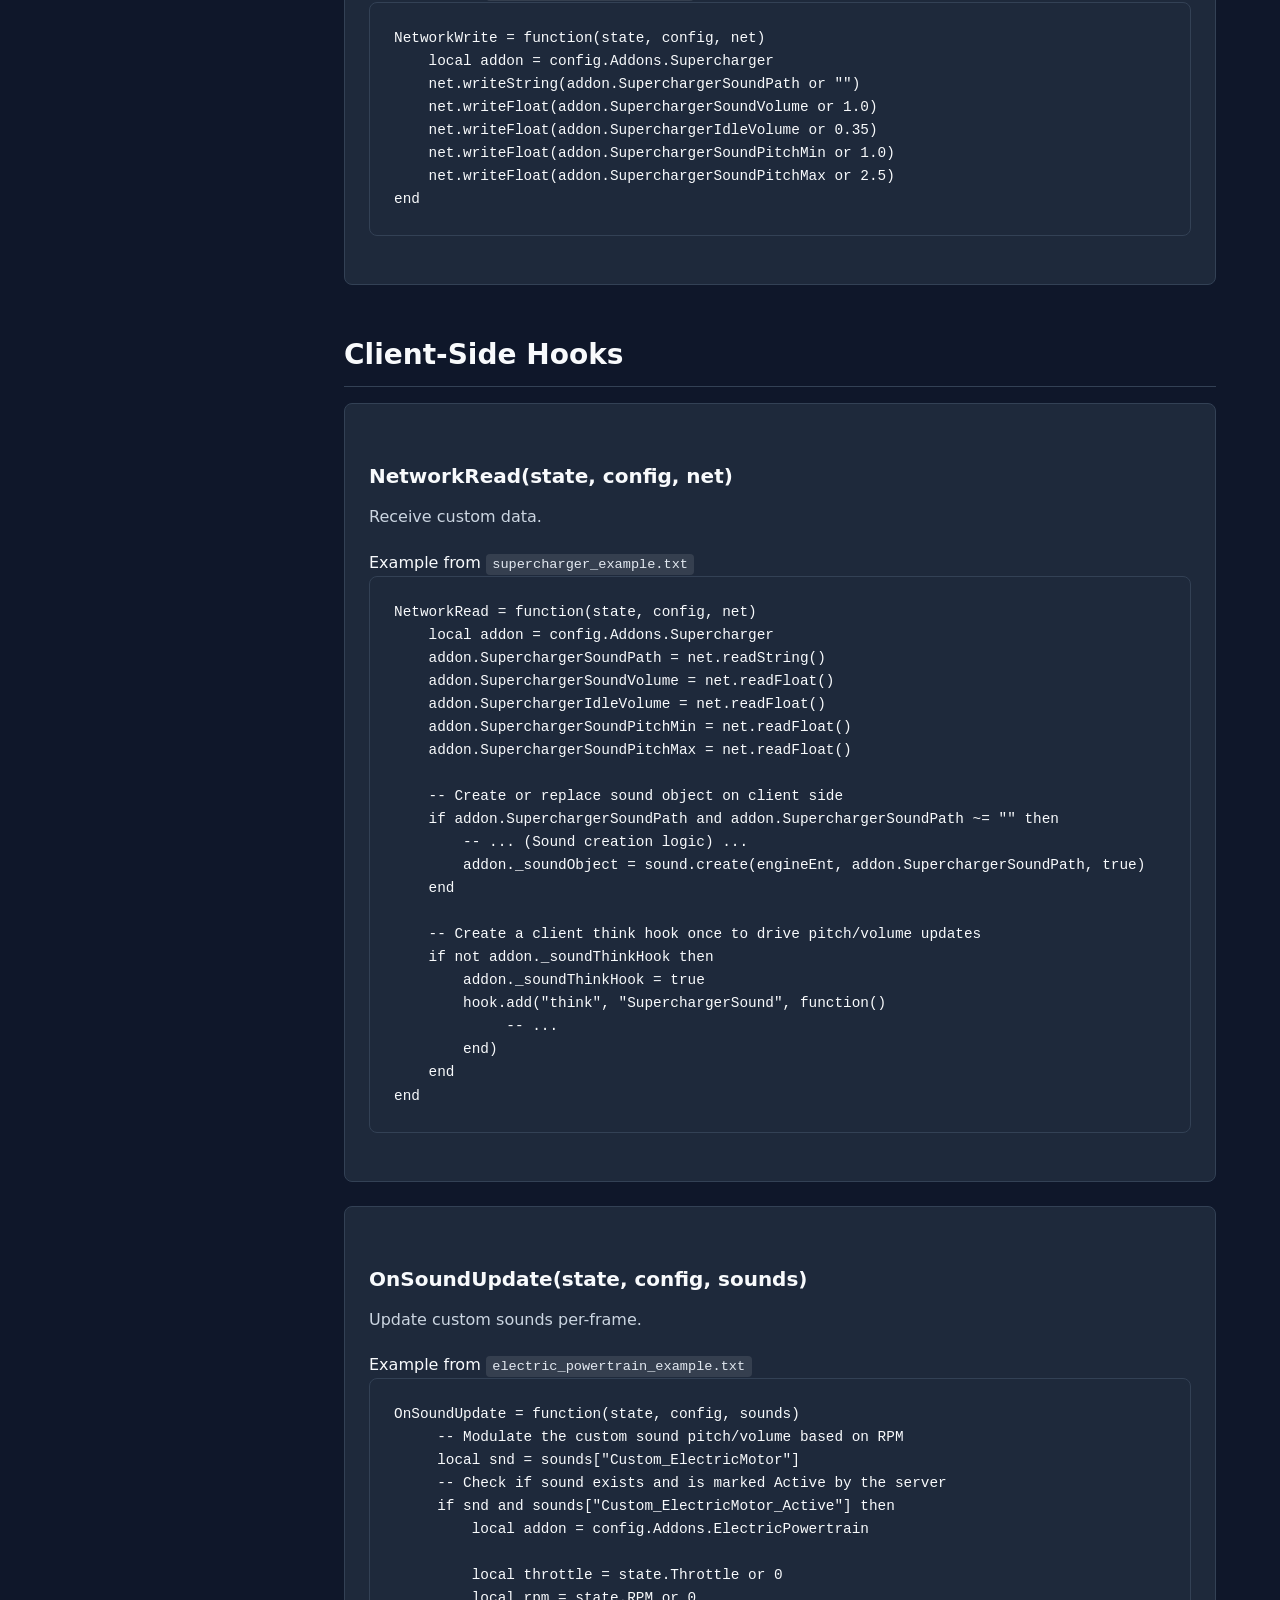
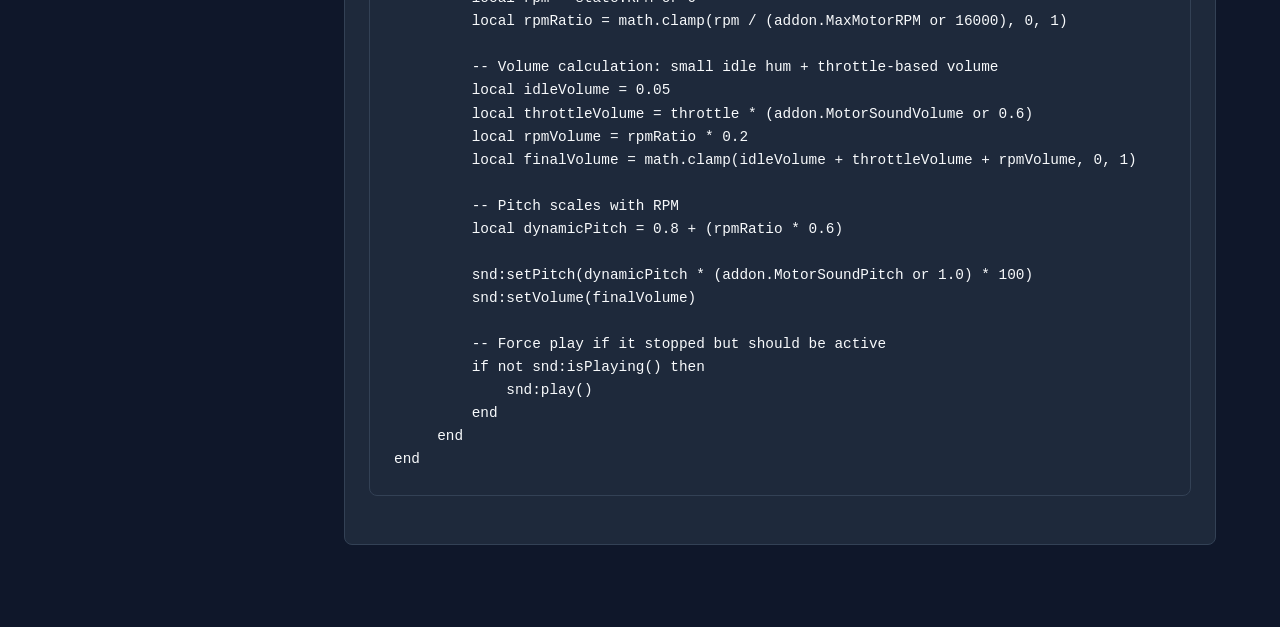
<file: red_fox_engine/docs/api_reference.html>
<!DOCTYPE html>
<html lang="en">

<head>
    <meta charset="UTF-8">
    <meta name="viewport" content="width=device-width, initial-scale=1.0">
    <title>API Reference - Red Fox Engine</title>
    <link rel="stylesheet" href="css/style.css">
</head>

<body>
    <nav class="sidebar">
        <a href="index.html" class="logo">Red Fox Engine</a>

        <div class="nav-group">
            <div class="nav-header">Structure</div>
            <a href="#addon-structure" class="nav-link">Addon Structure</a>
            <a href="#shared-state" class="nav-link">Shared State (s)</a>
        </div>

        <div class="nav-group">
            <div class="nav-header">Server Hooks</div>
            <a href="#OnInit" class="nav-link">OnInit</a>
            <a href="#OnIgnition" class="nav-link">OnIgnition</a>
            <a href="#OnEngineUpdate" class="nav-link">OnEngineUpdate</a>
            <a href="#OnEngineSound" class="nav-link">OnEngineSound</a>
            <a href="#OnBrakeApply" class="nav-link">OnBrakeApply</a>
            <a href="#OnBrakeOverride" class="nav-link">OnBrakeOverride</a>
            <a href="#HandleCustomTransmission" class="nav-link">HandleCustomTransmission</a>
            <a href="#HandleCustomEngine" class="nav-link">HandleCustomEngine</a>
            <a href="#OnTurboCalculation" class="nav-link">OnTurboCalculation</a>
            <a href="#OnRevLimit" class="nav-link">OnRevLimit</a>
            <a href="#ModifyPower" class="nav-link">ModifyPower</a>
            <a href="#OnPhysicsUpdate" class="nav-link">OnPhysicsUpdate</a>
            <a href="#NetworkWrite" class="nav-link">NetworkWrite</a>
        </div>

        <div class="nav-group">
            <div class="nav-header">Client Hooks</div>
            <a href="#NetworkRead" class="nav-link">NetworkRead</a>
            <a href="#OnSoundUpdate" class="nav-link">OnSoundUpdate</a>
        </div>
    </nav>

    <main class="main-content">
        <h1>API Reference</h1>
        <p class="lead">Complete documentation for the Red Fox Engine v3 Addon API.</p>

        <section id="addon-structure">
            <h2>Addon Structure</h2>
            <pre><code>config.Addons.MyAddon = {
    Enabled = true,
    SyncedState = { "MyVar" }, -- Auto-networked to client
    WireInputs = { {name="MyInput", type="normal"} },
    WireOutputs = { {name="MyOutput", source="MyVar", type="normal"} },
    
    -- HOOKS
    OnInit = function(s, c) ... end
}</code></pre>
        </section>

        <section id="shared-state">
            <h2>Shared State (s)</h2>
            <p>The <code>s</code> table contains the <strong>Real-Time State</strong> of the engine.</p>
            <table class="param-table">
                <tr>
                    <th>Variable</th>
                    <th>Type</th>
                    <th>Description</th>
                </tr>
                <tr>
                    <td><code>s.RPM</code></td>
                    <td>number</td>
                    <td>Current Engine RPM.</td>
                </tr>
                <tr>
                    <td><code>s.Gear</code></td>
                    <td>number</td>
                    <td>Current Gear (-1=R, 0=N, 1+=F).</td>
                </tr>
                <tr>
                    <td><code>s.Throttle</code></td>
                    <td>number</td>
                    <td>Current Throttle (0-1).</td>
                </tr>
                <tr>
                    <td><code>s.Clutch</code></td>
                    <td>number</td>
                    <td>Clutch engagement (0=Disengaged, 1=Engaged).</td>
                </tr>
                <tr>
                    <td><code>s.Torque</code></td>
                    <td>number</td>
                    <td>Torque multiplier (0-1).</td>
                </tr>
                <tr>
                    <td><code>s.Speed</code></td>
                    <td>number</td>
                    <td>Speed in KPH (Absolute).</td>
                </tr>
                <tr>
                    <td><code>s.SpeedN</code></td>
                    <td>number</td>
                    <td>Speed in KPH (Signed).</td>
                </tr>
                <tr>
                    <td><code>s.Turbo_Boost</code></td>
                    <td>number</td>
                    <td>Boost multiplier (1.0 = N/A).</td>
                </tr>
                <tr>
                    <td><code>s.Active</code></td>
                    <td>boolean</td>
                    <td>Is engine running?</td>
                </tr>
                <tr>
                    <td><code>s.Ignition</code></td>
                    <td>number</td>
                    <td>0=Off, 1=On, 2=Cranking, 3=Running.</td>
                </tr>
                <tr>
                    <td><code>s.InReverse</code></td>
                    <td>boolean</td>
                    <td>True if in reverse logic.</td>
                </tr>
                <tr>
                    <td><code>s.Driver</code></td>
                    <td>Entity</td>
                    <td>Current driver.</td>
                </tr>
            </table>
        </section>

        <section id="server-hooks">
            <h2>Server-Side Hooks</h2>

            <div class="card" id="OnInit">
                <h3>OnInit(state, config)</h3>
                <p>Called once when the engine initializes. Use this to set initial values.</p>
                <div class="code-header">Example from <code>extra_features_addon.txt</code></div>
                <pre><code>OnInit = function(state, config)
    local addon = config.Addons.ExtraFeatures
    -- Initialize output fields
    addon.HeadlightState = 0
    addon.CamOn = 0
    addon.Light = 0
    addon.LightL = 0
    addon.LightA = 0
    addon.BrakeL = 0
    addon.ReverseL = 0
    addon.FOV = 0
    addon.Brightness = 0
    addon.WLight = Vector(0,0,0)
    addon.BrakeWLight = Vector(0,0,0)
    addon.ReverseWLight = Vector(0,0,0)
end</code></pre>
            </div>

            <div class="card" id="OnIgnition">
                <h3>OnIgnition(state, config, ctx)</h3>
                <p>Called when the ignition key is pressed. Return state overrides.</p>
                <div class="code-header">Example from <code>electric_powertrain_example.txt</code></div>
                <pre><code>OnIgnition = function(state, config, ctx)
    local addon = config.Addons and config.Addons.ElectricPowertrain
    
    -- Electric powertrain handles its own W/S inversion and sounds
    state.SkipWSInversion = true
    config.SkipWSInversion = true

    -- (Code omitted for brevity: HUD override logic)

    -- Electric motor: if ignition is on, motor is active (ready for torque)
    if ctx.ignition >= 1 then
        -- Force active whenever ignition is on, prevent cranking states
        
        -- Play custom electric motor sound (server side trigger)
        if not state.MotorSoundPlaying and Core.playCustomSound then
            Core.playCustomSound(
                "ElectricMotor", 
                addon.MotorSoundPath or "acf_engines/electric_small.wav",
                1, 0.05, 0.0
            )
            state.MotorSoundPlaying = true
        end
        
        state.ShouldPlayBell = false -- Silence default bell
        return { ignition = 1, active = true }
    else
        -- Ignition off: motor is off, no sound
        if state.MotorSoundPlaying and Core.stopCustomSound then
            Core.stopCustomSound("ElectricMotor")
            state.MotorSoundPlaying = false
        end
        
        state.ShouldPlayBell = false
        return { active = false, rpm = 0 }
    end
end</code></pre>
            </div>

            <div class="card" id="OnEngineUpdate">
                <h3>OnEngineUpdate(state, config)</h3>
                <p>Called every tick. Use for timers, logic, or hints.</p>
                <div class="code-header">Example from <code>extra_features_addon.txt</code></div>
                <pre><code>OnEngineUpdate = function(state, config)
    local addon = config.Addons.ExtraFeatures
    local driver = state.Driver
    if not isValid(driver) then 
        addon.LastDriver = nil
        addon.HintsShown = false
        return 
    end
    
    -- Check for Hints on Entry
    if driver ~= addon.LastDriver then
        addon.HintsShown = false
        addon.LastDriver = driver
    end

    if addon.UseHints and not addon.HintsShown then
        timer.simple(1, function()
            if isValid(driver) and driver == addon.LastDriver then
                addon.PrintHint(driver, "- Controls -")
                addon.PrintHint(driver, "F to start | Alt for Clutch | R to reset gears")
                addon.PrintHint(driver, "W/A/S/D to drive | Space for Handbrake")
                addon.PrintHint(driver, string.upper(addon.HeadlightKey) .. " for headlights")
            end
        end)
        addon.HintsShown = true
    end
end</code></pre>
            </div>

            <div class="card" id="OnEngineSound">
                <h3>OnEngineSound(state, config, soundData)</h3>
                <p>Called before playing default sounds. Return <code>nil</code> to silence default sounds.</p>
                <div class="code-header">Example from <code>electric_powertrain_example.txt</code></div>
                <pre><code>OnEngineSound = function(state, config, soundData)
    -- We handle our own sounds via Custom Sound System
    if soundData.soundType == "bell" or soundData.soundType == "starter" then
        return nil -- Return nil to silence
    end
    return soundData
end</code></pre>
            </div>

            <div class="card" id="HandleCustomTransmission">
                <h3>HandleCustomTransmission(state, config, inputs)</h3>
                <p>Completely overrides transmission logic. Return <code>true</code> to prevent default logic.</p>
                <div class="code-header">Example from <code>electric_powertrain_example.txt</code></div>
                <pre><code>HandleCustomTransmission = function(state, config, inputs)
    local addon = config.Addons.ElectricPowertrain

    state.InReverse = state.InReverse or false
    state.LastR = state.LastR or false

    -- R key: manual reverse toggle
    if inputs.Key_R and not state.LastR then
        state.InReverse = not state.InReverse
    end
    state.LastR = inputs.Key_R
    
    -- Auto-reverse behavior: pressing opposite direction when stopped
    local speed = math.abs(state.Speed or 0)
    local Key_W = inputs.Key_W
    local Key_S = inputs.Key_S
    
    -- If stopped and press opposite direction, switch
    if speed < 2 then
        if not state.InReverse and Key_S and not state.LastAutoReverseS then
            state.InReverse = true
        elseif state.InReverse and Key_W and not state.LastAutoReverseW then
            state.InReverse = false
        end
    end
    
    state.LastAutoReverseW = Key_W
    state.LastAutoReverseS = Key_S

    -- Electric powertrain: always gear 1
    state.Gear = 1
    state.GearRatio = 1
end</code></pre>
            </div>

            <div class="card" id="HandleCustomEngine">
                <h3>HandleCustomEngine(state, config, inputs)</h3>
                <p>Overrides engine physics (RPM, Torque). Useful for completely custom powertrains.</p>
                <div class="code-header">Example from <code>electric_powertrain_example.txt</code></div>
                <pre><code>HandleCustomEngine = function(state, config, inputs)
    local addon = config.Addons.ElectricPowertrain

    -- Electric vehicle pedal logic
    local inReverse = state.InReverse or false
    local throttleMultiplier = inputs.Key_Shift and 1 or 0.5
    
    local throttle
    if inReverse then
        throttle = (inputs.Key_S and 1 or 0) * throttleMultiplier
    else
        throttle = (inputs.Key_W and 1 or 0) * throttleMultiplier
    end
    
    local direction = inReverse and -1 or 1
    local wheelRPM = state.Flywheel_RPM or 0
    local motorRPM = math.abs(wheelRPM * addon.DriveRatio)
    motorRPM = math.min(motorRPM, addon.MaxMotorRPM)

    -- EV-style torque curve: constant torque up to BaseSpeedRPM, then constant power
    local baseRPM = math.max(1, addon.BaseSpeedRPM or 4000)
    local torquePerMotor = addon.MaxMotorTorque
    if motorRPM > baseRPM then
        torquePerMotor = addon.MaxMotorTorque * (baseRPM / motorRPM)
    end
    
    -- ... (Efficiency logic omitted) ...

    local motorTorque = throttle * torquePerMotor * (addon.FrontMotorCount + addon.RearMotorCount)
    local drivePower = motorTorque * addon.DriveRatio * direction

    state.RPM = motorRPM
    state.Torque = motorTorque
    state.Throttle = throttle
    state.Flywheel_Power = drivePower

    return true
end</code></pre>
            </div>

            <div class="card" id="OnTurboCalculation">
                <h3>OnTurboCalculation(state, config, turboData)</h3>
                <p>Overrides forced induction.</p>
                <div class="code-header">Example from <code>supercharger_example.txt</code></div>
                <pre><code>OnTurboCalculation = function(state, config, turboData)
    local addon = config.Addons.Supercharger
    
    -- Supercharger boost is directly tied to engine RPM (no lag)
    local rpm = turboData.engineRPM or 0
    local throttle = turboData.throttle or 0
    
    -- Calculate boost based on RPM range
    local boostRange = math.max(addon.BoostRPMMax - addon.BoostRPMStart, 1)
    local rpmRatio = math.clamp((rpm - addon.BoostRPMStart) / boostRange, 0, 1)

    -- Apply boost curve (strong low-end, dropoff at high RPM)
    local dropoffCurve = addon.HighRPMDropoffCurve or 1.6
    local dropoff = rpmRatio ^ dropoffCurve
    
    -- ... (Calculation logic omitted) ...
    
    local psi = (maxBoost - (maxBoost - minBoost) * dropoff) * throttleFactor
    local boost = (psi + addon.AirPressure) / addon.AirPressure
    
    addon.SuperchargerRPM = rpm
    addon.SuperchargerPSI = psi
    
    return {
        turboPSI = psi,           -- Override turbo PSI
        turboBoost = boost,       -- Override turbo boost
        turboRPM = rpm,           -- Supercharger RPM = engine RPM
        torqueMultiplier = torqueMultiplier, 
        disableBOV = true         -- Superchargers don't use a BOV
    }
end</code></pre>
            </div>

            <div class="card" id="OnRevLimit">
                <h3>OnRevLimit(state, config, LimitRPM, DropRPM, DelayTime)</h3>
                <p>Dynamically overrides Rev Limiter parameters per-tick. Useful for 2-step launch control or cold-engine protection.</p>
                <div class="code-header">Example (2-Step Launch Control)</div>
                <pre><code>OnRevLimit = function(s, c, LimitRPM, DropRPM, DelayTime)
    -- If clutch is fully engaged and speed is near 0, limit RPM to 4500 for launch
    if (s.Clutch or 0) > 0.8 and (s.Speed or 0) < 5 then
        return {
            limitRPM = 4500,
            dropRPM = 150,    -- Small drop for fast bouncing
            delayTime = 0.05  -- Short ignition cut delay
        }
    end
    -- Return nil allows normal rev limit config to apply
end</code></pre>
            </div>

            <div class="card" id="OnBrakeOverride">
                <h3>OnBrakeOverride(state, config, ctx)</h3>
                <p>Overrides which keys trigger braking.</p>
                <div class="code-header">Example from <code>electric_powertrain_example.txt</code></div>
                <pre><code>OnBrakeOverride = function(state, config, ctx)
    local addon = config.Addons.ElectricPowertrain
    
    -- Electric vehicle: W/S inversion disabled in core when addon enabled
    -- So brake logic is straightforward:
    if ctx.inReverse then
        -- In reverse: W brakes, S accelerates
        return { brakeInput = ctx.key_w or ctx.key_space }
    else
        -- In forward: S brakes, W accelerates
        return { brakeInput = ctx.key_s or ctx.key_space }
    end
end</code></pre>
            </div>

            <div class="card" id="ModifyPower">
                <h3>ModifyPower(state, config, power)</h3>
                <p>Final hook to scale output power before wheels (Traction Control).</p>
                <div class="code-header">Example (Generic - No Addon uses this yet)</div>
                <pre><code>ModifyPower = function(s, c, power)
    -- Example: Simple 50% power cut
    return power * 0.5 
end</code></pre>
            </div>

            <div class="card" id="NetworkWrite">
                <h3>NetworkWrite(state, config, net)</h3>
                <p>Send custom data to client.</p>
                <div class="code-header">Example from <code>supercharger_example.txt</code></div>
                <pre><code>NetworkWrite = function(state, config, net)
    local addon = config.Addons.Supercharger
    net.writeString(addon.SuperchargerSoundPath or "")
    net.writeFloat(addon.SuperchargerSoundVolume or 1.0)
    net.writeFloat(addon.SuperchargerIdleVolume or 0.35)
    net.writeFloat(addon.SuperchargerSoundPitchMin or 1.0)
    net.writeFloat(addon.SuperchargerSoundPitchMax or 2.5)
end</code></pre>
            </div>
        </section>

        <section id="client-hooks">
            <h2>Client-Side Hooks</h2>

            <div class="card" id="NetworkRead">
                <h3>NetworkRead(state, config, net)</h3>
                <p>Receive custom data.</p>
                <div class="code-header">Example from <code>supercharger_example.txt</code></div>
                <pre><code>NetworkRead = function(state, config, net)
    local addon = config.Addons.Supercharger
    addon.SuperchargerSoundPath = net.readString()
    addon.SuperchargerSoundVolume = net.readFloat()
    addon.SuperchargerIdleVolume = net.readFloat()
    addon.SuperchargerSoundPitchMin = net.readFloat()
    addon.SuperchargerSoundPitchMax = net.readFloat()
    
    -- Create or replace sound object on client side
    if addon.SuperchargerSoundPath and addon.SuperchargerSoundPath ~= "" then
        -- ... (Sound creation logic) ...
        addon._soundObject = sound.create(engineEnt, addon.SuperchargerSoundPath, true)
    end
    
    -- Create a client think hook once to drive pitch/volume updates
    if not addon._soundThinkHook then
        addon._soundThinkHook = true
        hook.add("think", "SuperchargerSound", function()
             -- ...
        end)
    end
end</code></pre>
            </div>

            <div class="card" id="OnSoundUpdate">
                <h3>OnSoundUpdate(state, config, sounds)</h3>
                <p>Update custom sounds per-frame.</p>
                <div class="code-header">Example from <code>electric_powertrain_example.txt</code></div>
                <pre><code>OnSoundUpdate = function(state, config, sounds)
     -- Modulate the custom sound pitch/volume based on RPM
     local snd = sounds["Custom_ElectricMotor"]
     -- Check if sound exists and is marked Active by the server
     if snd and sounds["Custom_ElectricMotor_Active"] then
         local addon = config.Addons.ElectricPowertrain
         
         local throttle = state.Throttle or 0
         local rpm = state.RPM or 0
         local rpmRatio = math.clamp(rpm / (addon.MaxMotorRPM or 16000), 0, 1)
         
         -- Volume calculation: small idle hum + throttle-based volume
         local idleVolume = 0.05
         local throttleVolume = throttle * (addon.MotorSoundVolume or 0.6)
         local rpmVolume = rpmRatio * 0.2
         local finalVolume = math.clamp(idleVolume + throttleVolume + rpmVolume, 0, 1)
         
         -- Pitch scales with RPM
         local dynamicPitch = 0.8 + (rpmRatio * 0.6)
         
         snd:setPitch(dynamicPitch * (addon.MotorSoundPitch or 1.0) * 100)
         snd:setVolume(finalVolume)
         
         -- Force play if it stopped but should be active
         if not snd:isPlaying() then
             snd:play()
         end
     end
end</code></pre>
            </div>
        </section>

    </main>
    <script src="js/main.js"></script>
</body>

</html>
</file>
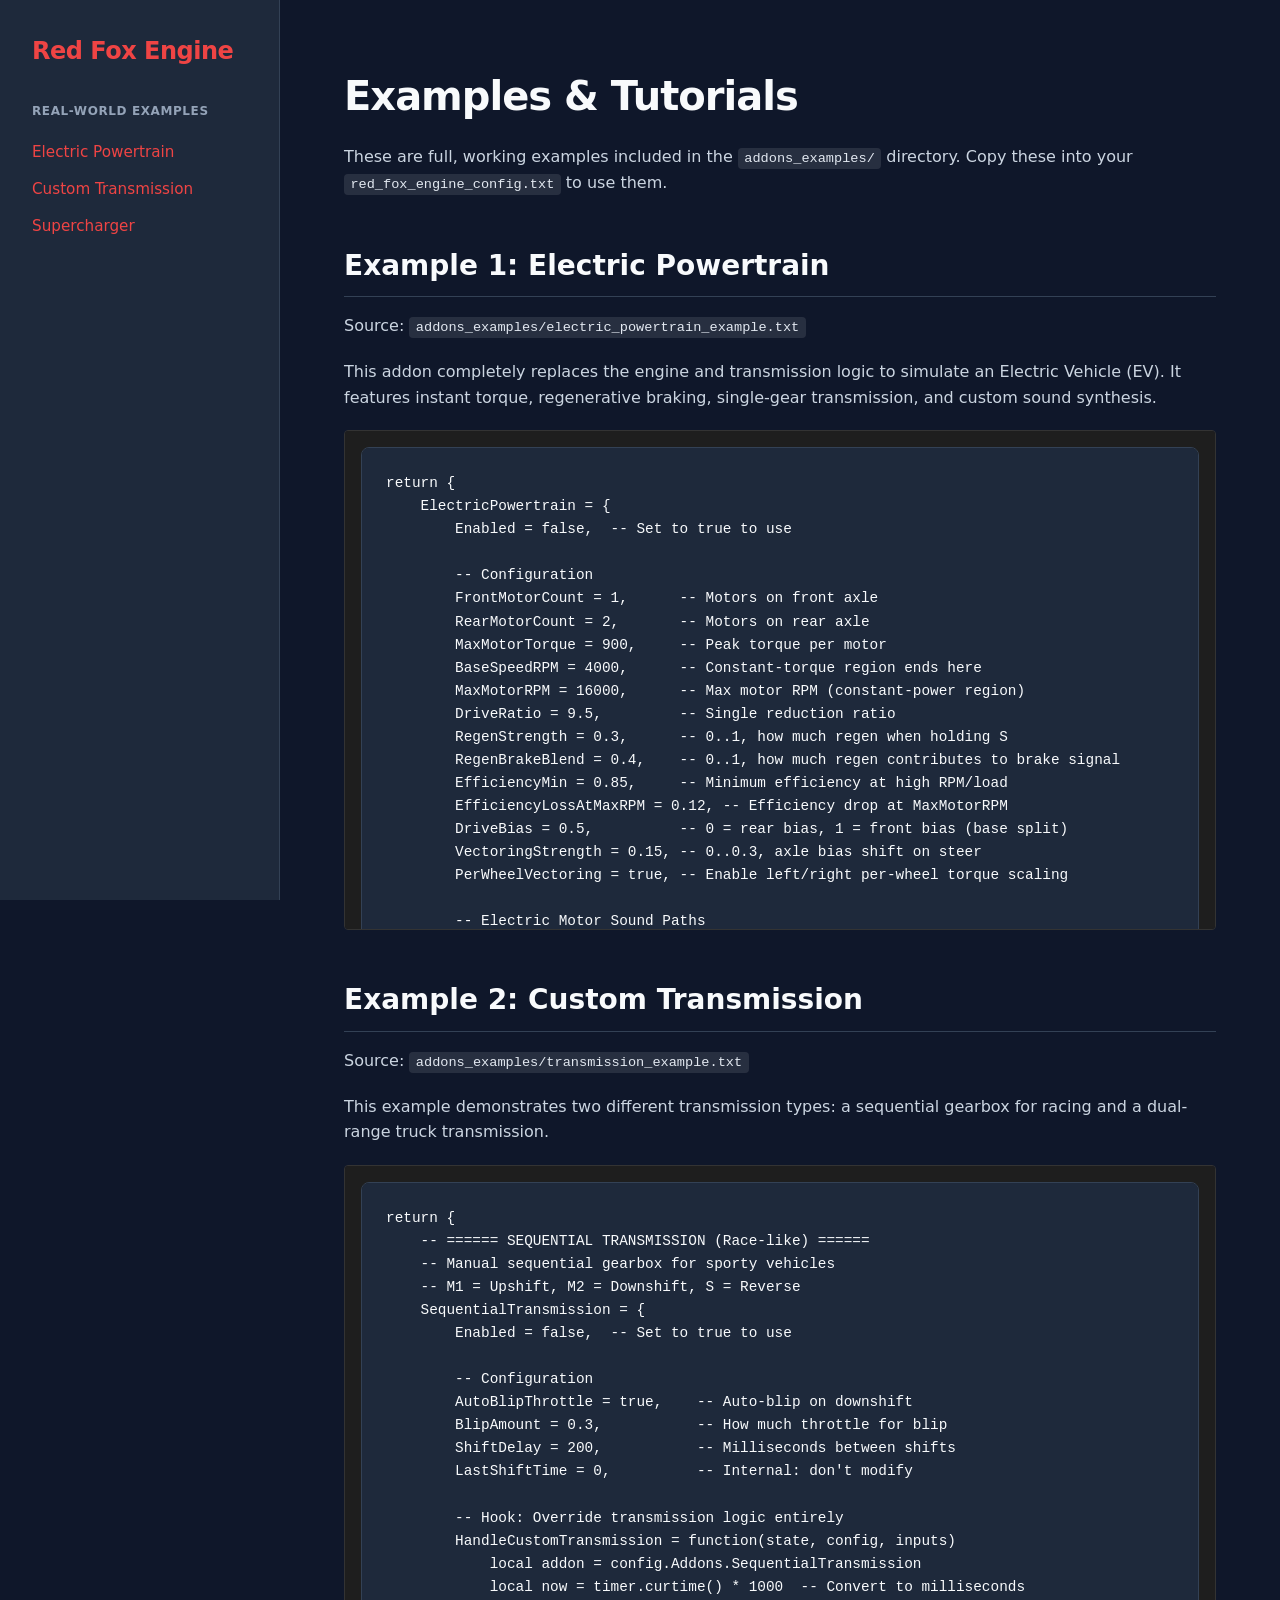
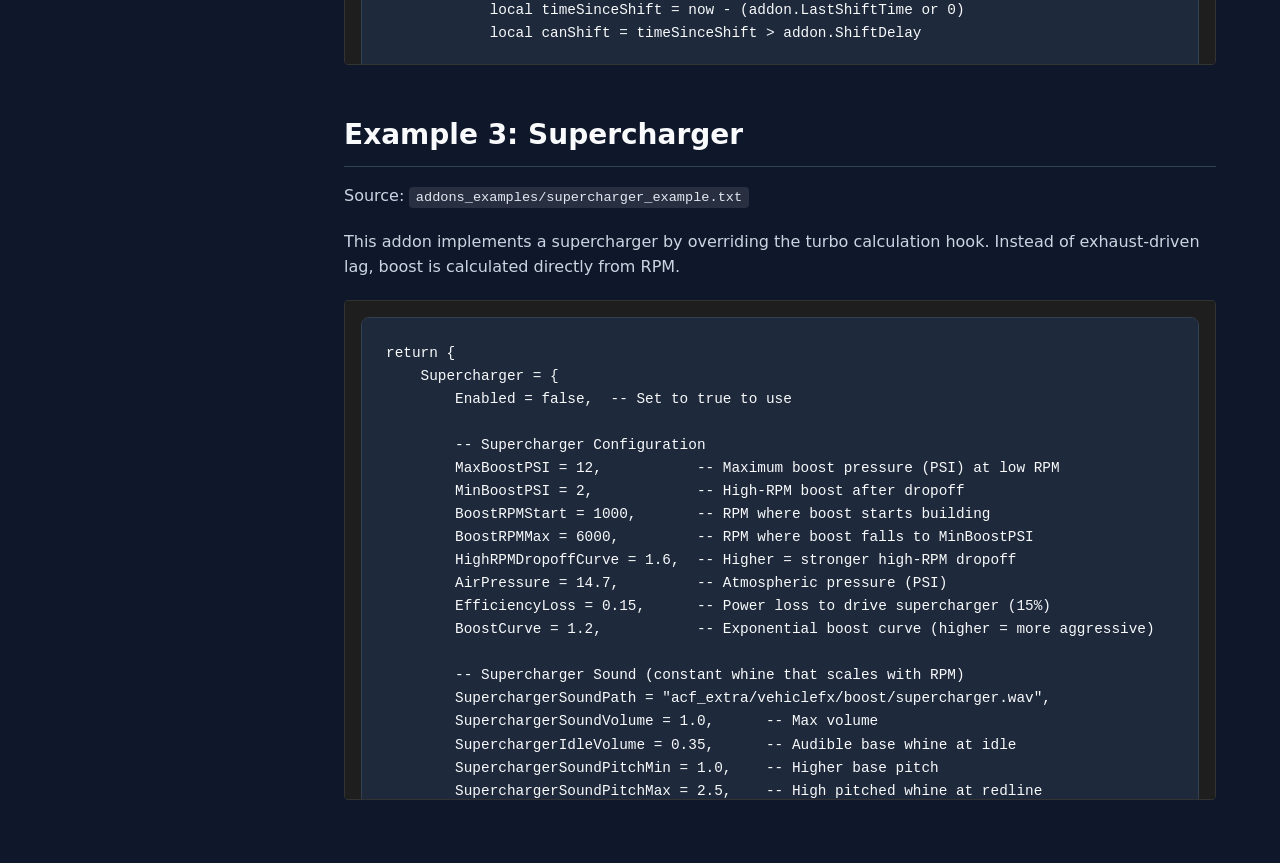
<file: red_fox_engine/docs/examples.html>
<!DOCTYPE html>
<html lang="en">

<head>
    <meta charset="UTF-8">
    <meta name="viewport" content="width=device-width, initial-scale=1.0">
    <title>Examples - Red Fox Engine</title>
    <link rel="stylesheet" href="css/style.css">
    <style>
        .code-container {
            max-height: 500px;
            overflow-y: auto;
            background: #1e1e1e;
            padding: 1rem;
            border-radius: 4px;
            border: 1px solid #333;
        }

        pre {
            margin: 0;
        }
    </style>
</head>

<body>
    <nav class="sidebar">
        <a href="index.html" class="logo">Red Fox Engine</a>

        <div class="nav-group">
            <div class="nav-header">Real-World Examples</div>
            <a href="#electric-powertrain" class="nav-link">Electric Powertrain</a>
            <a href="#custom-transmission" class="nav-link">Custom Transmission</a>
            <a href="#supercharger" class="nav-link">Supercharger</a>
        </div>
    </nav>

    <main class="main-content">
        <h1>Examples & Tutorials</h1>
        <p class="lead">These are full, working examples included in the <code>addons_examples/</code> directory. Copy
            these into your <code>red_fox_engine_config.txt</code> to use them.</p>

        <section id="electric-powertrain">
            <h2>Example 1: Electric Powertrain</h2>
            <p>Source: <code>addons_examples/electric_powertrain_example.txt</code></p>
            <p>This addon completely replaces the engine and transmission logic to simulate an Electric Vehicle (EV). It
                features instant torque, regenerative braking, single-gear transmission, and custom sound synthesis.</p>

            <div class="code-container">
                <pre><code class="language-lua">return {
    ElectricPowertrain = {
        Enabled = false,  -- Set to true to use

        -- Configuration
        FrontMotorCount = 1,      -- Motors on front axle
        RearMotorCount = 2,       -- Motors on rear axle
        MaxMotorTorque = 900,     -- Peak torque per motor
        BaseSpeedRPM = 4000,      -- Constant-torque region ends here
        MaxMotorRPM = 16000,      -- Max motor RPM (constant-power region)
        DriveRatio = 9.5,         -- Single reduction ratio
        RegenStrength = 0.3,      -- 0..1, how much regen when holding S
        RegenBrakeBlend = 0.4,    -- 0..1, how much regen contributes to brake signal
        EfficiencyMin = 0.85,     -- Minimum efficiency at high RPM/load
        EfficiencyLossAtMaxRPM = 0.12, -- Efficiency drop at MaxMotorRPM
        DriveBias = 0.5,          -- 0 = rear bias, 1 = front bias (base split)
        VectoringStrength = 0.15, -- 0..0.3, axle bias shift on steer
        PerWheelVectoring = true, -- Enable left/right per-wheel torque scaling
        
        -- Electric Motor Sound Paths
        MotorSoundPath = "acf_engines/electric_small.wav",  -- Motor hum sound
        MotorSoundPitch = 1.0,      -- Base pitch multiplier
        MotorSoundVolume = 0.6,     -- Base volume (0-1)

        -- Auto-sync for UI (IMPORTANT: Sound config must be synced to client!)
        SyncedState = { 
            "MotorRPM", "MotorTorque", "InReverse",
            "MotorSoundPath", "MotorSoundPitch", "MotorSoundVolume",  -- Sound config for client
            "PowerDistribution"
        },

        -- Hook: Send addon flags to clients
        NetworkWrite = function(state, config, net)
            -- Suppress default engine sounds on client
            net.writeBit(1)
        end,

        -- Hook: Receive addon flags on client
        NetworkRead = function(state, config, net)
            config.SuppressDefaultSounds = (net.readBit() == 1)
        end,

        -- Wire outputs
        WireOutputs = {
            { name = "MotorRPM", source = "MotorRPM", type = "normal" },
            { name = "MotorTorque", source = "MotorTorque", type = "normal" },
            { name = "EV_InReverse", source = "InReverse", type = "normal" },
        },

        -- Electric engines: instant activation, no cranking, no sounds
        OnIgnition = function(state, config, ctx)
            local addon = config.Addons and config.Addons.ElectricPowertrain
            
            -- Electric powertrain handles its own W/S inversion and sounds
            state.SkipWSInversion = true
            config.SkipWSInversion = true

            -- Provide HUD display overrides so core HUD reflects addon specs
            do
                if addon then
                    local motorCount = (addon.FrontMotorCount or 0) + (addon.RearMotorCount or 0)
                    if motorCount < 1 then motorCount = 1 end

                    -- Peak torque per motor (Nm)
                    local peakTorquePerMotor = (addon.MaxMotorTorque or 0)
                    -- Total motor torque (all motors combined)
                    local peakTorqueTotal = peakTorquePerMotor * motorCount

                    local driveRatio = addon.DriveRatio or 1
                    -- Torque at wheels per motor and total
                    local peakTorqueAtWheelsPerMotor = peakTorquePerMotor * driveRatio
                    local peakTorqueAtWheelsTotal = peakTorqueAtWheelsPerMotor * motorCount

                    local redline = addon.MaxMotorRPM or config.Engine_Redline or 9000

                    -- Use correct conversion: hp = (Torque * RPM) / 7127  (Torque in Nm)
                    -- Compute HP from motor torque (not wheel torque) to avoid overcounting drive ratio
                    local hpPerMotor = (peakTorquePerMotor * redline) / 7127
                    local hpTotal = (peakTorqueTotal * redline) / 7127

                    config.AddonDisplay = config.AddonDisplay or {}
                    config.AddonDisplay.engineType = "Electric Motor"
                    config.AddonDisplay.cylinders = 0
                    config.AddonDisplay.displacement = 0.0
                    config.AddonDisplay.redline = redline
                    config.AddonDisplay.flywheelMass = config.Engine_FlywheelMass or 0

                    -- Provide both per-motor and total values for clarity
                    config.AddonDisplay.peakTorquePerMotor = math.floor(peakTorquePerMotor)
                    config.AddonDisplay.peakTorqueAtWheelsPerMotor = math.floor(peakTorqueAtWheelsPerMotor)
                    config.AddonDisplay.peakTorqueTotal = math.floor(peakTorqueTotal)
                    config.AddonDisplay.peakTorque = math.floor(peakTorqueTotal) -- backward-compatible (total motor torque)

                    config.AddonDisplay.hpPerMotor = math.floor(hpPerMotor)
                    config.AddonDisplay.hpTotal = math.floor(hpTotal)
                    config.AddonDisplay.hp = math.floor(hpTotal) -- backward-compatible (total hp)

                    -- Initial power distribution estimate (front %)
                    local frontCount = (addon.FrontMotorCount or 0)
                    local pd = 0
                    if motorCount > 0 then
                        pd = (frontCount / motorCount) * 100
                    end
                    config.AddonDisplay.powerDistribution = math.floor(pd)
                end
            end

            -- Electric motor: if ignition is on, motor is active (ready for torque)
            if ctx.ignition >= 1 then
                -- Force active whenever ignition is on, prevent cranking states
                
                -- Play custom electric motor sound (server side trigger)
                if not state.MotorSoundPlaying and Core.playCustomSound then
                    Core.playCustomSound(
                        "ElectricMotor", 
                        addon.MotorSoundPath or "acf_engines/electric_small.wav",
                        1, 0.05, 0.0
                    )
                    state.MotorSoundPlaying = true
                end
                
                state.ShouldPlayBell = false -- Silence default bell
                return { ignition = 1, active = true }
            else
                -- Ignition off: motor is off, no sound
                if state.MotorSoundPlaying and Core.stopCustomSound then
                    Core.stopCustomSound("ElectricMotor")
                    state.MotorSoundPlaying = false
                end
                
                state.ShouldPlayBell = false
                return { active = false, rpm = 0 }
            end
        end,

        -- Custom electric motor sound update (Client Side Hook)
        OnSoundUpdate = function(state, config, sounds)
             -- Modulate the custom sound pitch/volume based on RPM
             local snd = sounds["Custom_ElectricMotor"]
             -- Check if sound exists and is marked Active by the server
             if snd and sounds["Custom_ElectricMotor_Active"] then
                 local addon = config.Addons.ElectricPowertrain
                 
                 local throttle = state.Throttle or 0
                 local rpm = state.RPM or 0
                 local rpmRatio = math.clamp(rpm / (addon.MaxMotorRPM or 16000), 0, 1)
                 
                 -- Volume calculation: small idle hum + throttle-based volume
                 local idleVolume = 0.05
                 local throttleVolume = throttle * (addon.MotorSoundVolume or 0.6)
                 local rpmVolume = rpmRatio * 0.2
                 local finalVolume = math.clamp(idleVolume + throttleVolume + rpmVolume, 0, 1)
                 
                 -- Pitch scales with RPM
                 local dynamicPitch = 0.8 + (rpmRatio * 0.6)
                 
                 snd:setPitch(dynamicPitch * (addon.MotorSoundPitch or 1.0) * 100)
                 snd:setVolume(finalVolume)
                 
                 -- Force play if it stopped but should be active
                 if not snd:isPlaying() then
                     snd:play()
                 end
             end
        end,

        -- Silence default sounds
        OnEngineSound = function(state, config, soundData)
            -- We handle our own sounds via Custom Sound System
            if soundData.soundType == "bell" or soundData.soundType == "starter" then
                return nil -- Return nil to silence
            end
            return soundData
        end,

        -- Reverse toggle using R key (independent of brake)
        HandleCustomTransmission = function(state, config, inputs)
            local addon = config.Addons.ElectricPowertrain

            state.InReverse = state.InReverse or false
            state.LastR = state.LastR or false

            -- R key: manual reverse toggle
            if inputs.Key_R and not state.LastR then
                state.InReverse = not state.InReverse
            end
            state.LastR = inputs.Key_R
            
            -- Auto-reverse behavior: pressing opposite direction when stopped
            local speed = math.abs(state.Speed or 0)
            local Key_W = inputs.Key_W
            local Key_S = inputs.Key_S
            
            -- Track last direction key for auto-reverse
            state.LastAutoReverseW = state.LastAutoReverseW or false
            state.LastAutoReverseS = state.LastAutoReverseS or false
            
            -- If stopped and press opposite direction, switch
            if speed < 2 then  -- Basically stopped (2 km/h threshold)
                -- Forward mode: S can trigger reverse ONLY if we're not already moving forward
                if not state.InReverse and Key_S and not state.LastAutoReverseS then
                    state.InReverse = true
                -- Reverse mode: W can trigger forward ONLY if we're not moving in reverse  
                elseif state.InReverse and Key_W and not state.LastAutoReverseW then
                    state.InReverse = false
                end
            end
            
            state.LastAutoReverseW = Key_W
            state.LastAutoReverseS = Key_S

            -- Electric powertrain: always gear 1 (no gearing, direction handled by motor polarity)
            state.Gear = 1
            state.GearRatio = 1  -- Force 1:1 ratio so forward and reverse have same torque
        end,

        -- Override brake input detection to handle W/S correctly in reverse
        OnBrakeOverride = function(state, config, ctx)
            local addon = config.Addons.ElectricPowertrain
            
            -- Electric vehicle: W/S inversion disabled in core when addon enabled
            -- So brake logic is straightforward:
            -- - Forward: S = brake
            -- - Reverse: W = brake
            -- - Space = handbrake (always)
            
            if ctx.inReverse then
                -- In reverse: W brakes, S accelerates
                return { brakeInput = ctx.key_w or ctx.key_space }
            else
                -- In forward: S brakes, W accelerates
                return { brakeInput = ctx.key_s or ctx.key_space }
            end
        end,

        -- Full engine override (electric motor)
        HandleCustomEngine = function(state, config, inputs)
            local addon = config.Addons.ElectricPowertrain

            -- Electric vehicle pedal logic:
            -- Forward mode: W = accelerate, S = brake (handled by default braking)
            -- Reverse mode: S = accelerate, W = brake (handled by default braking)
            local inReverse = state.InReverse or false
            
            -- Throttle control: Shift = full power, no shift = half power
            local throttleMultiplier = inputs.Key_Shift and 1 or 0.5
            
            local throttle
            if inReverse then
                -- In reverse: S accelerates backward
                throttle = (inputs.Key_S and 1 or 0) * throttleMultiplier
            else
                -- In forward: W accelerates forward
                throttle = (inputs.Key_W and 1 or 0) * throttleMultiplier
            end
            
            local direction = inReverse and -1 or 1

            local wheelRPM = state.Flywheel_RPM or 0
            local motorRPM = math.abs(wheelRPM * addon.DriveRatio)
            motorRPM = math.min(motorRPM, addon.MaxMotorRPM)

            -- EV-style torque curve: constant torque up to BaseSpeedRPM, then constant power
            local baseRPM = math.max(1, addon.BaseSpeedRPM or 4000)
            local torquePerMotor = addon.MaxMotorTorque
            if motorRPM > baseRPM then
                -- Constant power region: torque drops proportionally to maintain constant power
                torquePerMotor = addon.MaxMotorTorque * (baseRPM / motorRPM)
            end
            local motorCount = (addon.FrontMotorCount or 0) + (addon.RearMotorCount or 0)
            if motorCount < 1 then motorCount = 1 end
            local totalTorque = torquePerMotor * motorCount
            
            -- Efficiency model: reduce torque at high RPM/load
            local efficiency = 1.0
            if (addon.EfficiencyLossAtMaxRPM or 0) > 0 then
                local rpmRatio = math.clamp(motorRPM / math.max(addon.MaxMotorRPM, 1), 0, 1)
                local effDrop = (addon.EfficiencyLossAtMaxRPM or 0.12) * rpmRatio
                efficiency = math.clamp(1 - effDrop, addon.EfficiencyMin or 0.85, 1)
            end

            -- Motor torque (always positive, direction handled by direction multiplier)
            local motorTorque = throttle * totalTorque * efficiency

            state.RPM = motorRPM
            state.Torque = motorTorque
            state.Throttle = throttle
            state.Clutch = 0
            -- Split power based on motor counts (front/rear)
            local frontShare = (addon.FrontMotorCount or 0) / motorCount
            local rearShare = (addon.RearMotorCount or 0) / motorCount

            -- Apply base drive bias and simple steering-based axle vectoring
            local baseBias = math.clamp(addon.DriveBias or 0.5, 0, 1)
            local steer = (inputs.Key_D and 1 or 0) - (inputs.Key_A and 1 or 0)
            local biasShift = (addon.VectoringStrength or 0) * steer
            local bias = math.clamp(baseBias + biasShift, 0, 1)

            if frontShare > 0 and rearShare > 0 then
                frontShare = bias
                rearShare = 1 - bias
            end
            
            -- Apply direction and drive ratio to get final power
            local drivePower = motorTorque * addon.DriveRatio * direction

            state.Flywheel_Power = drivePower
            -- Compute numeric power distribution (front % of total)
            -- Base on motor counts (front motors / total motors) so 1 front, 2 rear => 33% front
            local frontCount = (addon.FrontMotorCount or 0)
            local motorCount = math.max(1, (addon.FrontMotorCount or 0) + (addon.RearMotorCount or 0))
            local pd = math.floor((frontCount / motorCount) * 100)
            -- expose for core HUD via AddonDisplay and for auto-sync via addon state
            addon.PowerDistribution = pd
            config.AddonDisplay = config.AddonDisplay or {}
            config.AddonDisplay.powerDistribution = pd
            config.PowerDistribution = pd

            -- Per-wheel torque vectoring (simple left/right split)
            if addon.PerWheelVectoring then
                local leftScale = math.clamp(1 + biasShift, 0.5, 1.5)
                local rightScale = math.clamp(1 - biasShift, 0.5, 1.5)

                local function buildScales(wheels, chassis)
                    if not wheels or not chassis or not isValid(chassis) then return nil end
                    local scales = {}
                    local cpos = chassis:getPos()
                    local right = chassis:getRight()
                    for i, w in ipairs(wheels) do
                        if isValid(w) then
                            local side = (w:getPos() - cpos):dot(right)
                            scales[i] = (side < 0) and leftScale or rightScale
                        else
                            scales[i] = 1
                        end
                    end
                    return scales
                end

                if (addon.FrontMotorCount or 0) > 0 then
                    state.FrontWheelPowerScale = buildScales(inputs.FrontWheels, inputs.Chassis)
                end
                if (addon.RearMotorCount or 0) > 0 then
                    state.RearWheelPowerScale = buildScales(inputs.RearWheels, inputs.Chassis)
                end
            else
                state.FrontWheelPowerScale = nil
                state.RearWheelPowerScale = nil
            end

            state.Flywheel_PowerInertia = state.Flywheel_PowerInertia or 0

            addon.MotorRPM = motorRPM
            addon.MotorTorque = motorTorque
            addon.InReverse = state.InReverse

            return true
        end
    }
}
</code></pre>
            </div>
        </section>

        <section id="custom-transmission">
            <h2>Example 2: Custom Transmission</h2>
            <p>Source: <code>addons_examples/transmission_example.txt</code></p>
            <p>This example demonstrates two different transmission types: a sequential gearbox for racing and a
                dual-range truck transmission.</p>

            <div class="code-container">
                <pre><code class="language-lua">return {
    -- ====== SEQUENTIAL TRANSMISSION (Race-like) ======
    -- Manual sequential gearbox for sporty vehicles
    -- M1 = Upshift, M2 = Downshift, S = Reverse
    SequentialTransmission = {
        Enabled = false,  -- Set to true to use
        
        -- Configuration
        AutoBlipThrottle = true,    -- Auto-blip on downshift
        BlipAmount = 0.3,           -- How much throttle for blip
        ShiftDelay = 200,           -- Milliseconds between shifts
        LastShiftTime = 0,          -- Internal: don't modify
        
        -- Hook: Override transmission logic entirely
        HandleCustomTransmission = function(state, config, inputs)
            local addon = config.Addons.SequentialTransmission
            local now = timer.curtime() * 1000  -- Convert to milliseconds
            local timeSinceShift = now - (addon.LastShiftTime or 0)
            local canShift = timeSinceShift > addon.ShiftDelay
            
            -- Reset throttle/clutch delays after shift completes
            if timeSinceShift > addon.ShiftDelay then
                state.Throttle_Delay = 0
                state.Clutch_Delay = 0
            end
            
            -- Upshift on M1
            if inputs.Key_M1 and not state.LastM1 and canShift then
                state.Gear = math.min(state.Gear + 1, #config.Gearbox_Ratios)
                addon.LastShiftTime = now
                
                state.Throttle_Delay = 1
                state.Clutch_Delay = 1
            end
            
            -- Downshift on M2
            if inputs.Key_M2 and not state.LastM2 and canShift then
                state.Gear = math.max(state.Gear - 1, -1)
                addon.LastShiftTime = now
                
                -- Auto-blip on downshift
                if addon.AutoBlipThrottle and state.Gear > 0 then
                    state.ThrottleBlip = addon.BlipAmount
                end
                
                state.Throttle_Delay = 1
                state.Clutch_Delay = 1
            end
            
            -- Reverse engagement (S key)
            if inputs.Key_S and not state.LastS and state.Gear >= 0 and state.SpeedN <= 5 then
                state.Gear = -1
                state.InReverse = true
            end
            
            -- Forward engagement (when leaving reverse)
            if inputs.Key_W and not state.LastW and state.InReverse and state.SpeedN >= -5 then
                state.Gear = 1
                state.InReverse = false
            end
            
            -- Track key presses
            state.LastM1 = inputs.Key_M1
            state.LastM2 = inputs.Key_M2
            state.LastS = inputs.Key_S
            state.LastW = inputs.Key_W

            -- Sync addon gear for outputs/sync
            addon.Gear = state.Gear
        end
    },
    
    -- ====== TRUCK TRANSMISSION (Dual-Range) ======
    -- Manual transmission with low/high range multipliers
    -- X = Low Range (2.5x torque), Z = High Range (1.0x)
    -- M1 = Upshift, M2 = Downshift, S = Reverse
    TruckTransmission = {
        Enabled = false,  -- Set to true to use
        
        -- Configuration
        LowRangeKey = "X",            -- Key to toggle low range
        HighRangeKey = "Z",           -- Key to toggle high range
        LowRangeMultiplier = 2.5,     -- 2.5x torque in low range
        HighRangeMultiplier = 1.0,    -- 1.0x (normal) in high range
        CurrentRange = "High",        -- Start in high range
        AutoBlipThrottle = true,
        BlipAmount = 0.3,
        ShiftDelay = 200,             -- Milliseconds between gear shifts
        RangeChangeDelay = 500,       -- Milliseconds between range changes
        LastShiftTime = 0,
        LastRangeChangeTime = 0,
        BaseRatios = nil,             -- Internal: stores base ratios
        InputKeyFields = { "LowRangeKey", "HighRangeKey" },
        
        -- Auto-sync range to clients
        SyncedState = { "CurrentRange", "Gear" },
        
        -- Wire outputs
        WireOutputs = {
            { name = "CurrentGear", source = "Gear", type = "normal" },
            { name = "TransmissionRange", source = "RangeValue", type = "normal" },  -- 0=High, 1=Low
        },
        
        -- Runtime
        RangeValue = 0,  -- 0 = High range, 1 = Low range (for wire output)
        Gear = 1,
        
        HandleCustomTransmission = function(state, config, inputs)
            local addon = config.Addons.TruckTransmission
            local now = timer.curtime() * 1000
            
            -- Initialize addon gear if not set
            if not addon.Gear or addon.Gear == nil then
                addon.Gear = 1
            end
            
            -- Initialize state tracking on first run
            if not state.LastM1 then state.LastM1 = false end
            if not state.LastM2 then state.LastM2 = false end
            if not state.LastS then state.LastS = false end
            if not state.LastW then state.LastW = false end
            if not state.InReverse then state.InReverse = false end
            -- Use addon gear as the persistent gear value
            if not state.Gear then state.Gear = addon.Gear end
            
            -- Store base ratios on first run
            if not addon.BaseRatios then
                addon.BaseRatios = {}
                for i, ratio in ipairs(config.Gearbox_Ratios) do
                    addon.BaseRatios[i] = ratio
                end
            end
            
            -- Range switching using core's key press tracking
            local timeSinceRangeChange = now - (addon.LastRangeChangeTime or 0)
            local canChangeRange = timeSinceRangeChange > addon.RangeChangeDelay

            local keyLowPressed = inputs.KeyPressed and inputs.KeyPressed(addon.LowRangeKey) or false
            local keyHighPressed = inputs.KeyPressed and inputs.KeyPressed(addon.HighRangeKey) or false

            if keyLowPressed and canChangeRange then
                addon.CurrentRange = "Low"
                addon.RangeValue = 1
                addon.LastRangeChangeTime = now
            end

            if keyHighPressed and canChangeRange then
                addon.CurrentRange = "High"
                addon.RangeValue = 0
                addon.LastRangeChangeTime = now
            end
            
            -- Apply range multiplier to all ratios
            local rangeMultiplier = (addon.CurrentRange == "Low") and addon.LowRangeMultiplier or addon.HighRangeMultiplier
            for i = 1, #addon.BaseRatios do
                config.Gearbox_Ratios[i] = addon.BaseRatios[i] * rangeMultiplier
            end
            
            -- Sequential shifting: M1 = Upshift, M2 = Downshift
            local timeSinceShift = now - (addon.LastShiftTime or 0)
            if timeSinceShift > addon.ShiftDelay then
                state.Throttle_Delay = 0
                state.Clutch_Delay = 0
            end
            local canShift = timeSinceShift > addon.ShiftDelay
            
            if inputs.Key_M1 and not state.LastM1 and canShift then
                state.Gear = math.min(state.Gear + 1, #addon.BaseRatios)
                addon.LastShiftTime = now
                state.Throttle_Delay = 1
                state.Clutch_Delay = 1
            end
            
            if inputs.Key_M2 and not state.LastM2 and canShift then
                state.Gear = math.max(state.Gear - 1, -1)
                addon.LastShiftTime = now
                
                -- Auto-blip throttle on downshift
                if addon.AutoBlipThrottle and state.Gear > 0 then
                    state.ThrottleBlip = addon.BlipAmount
                end
                
                state.Throttle_Delay = 1
                state.Clutch_Delay = 1
            end
            
            -- Reverse selection should NOT be bound to brake (S).
            -- Use clutch (Alt) + M2 from 1st to enter reverse, and clutch (Alt) + M1 to exit.
            local clutchHeld = inputs.Key_Alt
            if inputs.Key_M2 and not state.LastM2 and clutchHeld and state.Gear == 1 and state.SpeedN <= 5 then
                state.Gear = -1
            elseif inputs.Key_M1 and not state.LastM1 and clutchHeld and state.Gear < 0 and state.SpeedN >= -5 then
                state.Gear = 1
            end
            
            -- Keep InReverse active based on gear, but make sure reverse throttle uses W (not S)
            state.InReverse = (state.Gear < 0)
            config.ReverseWSonReverse = true
            
            -- Track key presses
            state.LastM1 = inputs.Key_M1
            state.LastM2 = inputs.Key_M2
            state.LastS = inputs.Key_S
            state.LastW = inputs.Key_W

            -- Sync addon gear for outputs/sync
            addon.Gear = state.Gear
        end
    }
}</code></pre>
            </div>
        </section>

        <section id="supercharger">
            <h2>Example 3: Supercharger</h2>
            <p>Source: <code>addons_examples/supercharger_example.txt</code></p>
            <p>This addon implements a supercharger by overriding the turbo calculation hook. Instead of exhaust-driven
                lag, boost is calculated directly from RPM.</p>

            <div class="code-container">
                <pre><code class="language-lua">return {
    Supercharger = {
        Enabled = false,  -- Set to true to use
        
        -- Supercharger Configuration
        MaxBoostPSI = 12,           -- Maximum boost pressure (PSI) at low RPM
        MinBoostPSI = 2,            -- High-RPM boost after dropoff
        BoostRPMStart = 1000,       -- RPM where boost starts building
        BoostRPMMax = 6000,         -- RPM where boost falls to MinBoostPSI
        HighRPMDropoffCurve = 1.6,  -- Higher = stronger high-RPM dropoff
        AirPressure = 14.7,         -- Atmospheric pressure (PSI)
        EfficiencyLoss = 0.15,      -- Power loss to drive supercharger (15%)
        BoostCurve = 1.2,           -- Exponential boost curve (higher = more aggressive)
        
        -- Supercharger Sound (constant whine that scales with RPM)
        SuperchargerSoundPath = "acf_extra/vehiclefx/boost/supercharger.wav",
        SuperchargerSoundVolume = 1.0,      -- Max volume
        SuperchargerIdleVolume = 0.35,      -- Audible base whine at idle
        SuperchargerSoundPitchMin = 1.0,    -- Higher base pitch
        SuperchargerSoundPitchMax = 2.5,    -- High pitched whine at redline
        
        -- Auto-sync for UI (IMPORTANT: Sound config must be synced to client!)
        SyncedState = { 
            "SuperchargerRPM", "SuperchargerBoost", "SuperchargerPSI", "SuperchargerThrottle",
            "SuperchargerSoundPath", "SuperchargerSoundVolume", "SuperchargerIdleVolume",
            "SuperchargerSoundPitchMin", "SuperchargerSoundPitchMax"
        },
        
        -- Wire outputs
        WireOutputs = {
            { name = "SuperchargerBoost", source = "SuperchargerBoost", type = "normal" },
            { name = "SuperchargerPSI", source = "SuperchargerPSI", type = "normal" },
        },
        
        -- Override turbo calculation with supercharger logic
        OnTurboCalculation = function(state, config, turboData)
            local addon = config.Addons.Supercharger
            
            -- Supercharger boost is directly tied to engine RPM (no lag)
            local rpm = turboData.engineRPM or 0
            local throttle = turboData.throttle or 0
            
            -- Calculate boost based on RPM range
            local boostRange = math.max(addon.BoostRPMMax - addon.BoostRPMStart, 1)
            local rpmRatio = math.clamp((rpm - addon.BoostRPMStart) / boostRange, 0, 1)

            -- Apply boost curve for realistic supercharger behavior (strong low-end, dropoff at high RPM)
            local dropoffCurve = addon.HighRPMDropoffCurve or 1.6
            local dropoff = rpmRatio ^ dropoffCurve
            local boostFactor = 1 - dropoff  -- High at low RPM, low at high RPM

            -- Throttle affects boost, but superchargers keep some boost even at partial throttle
            local throttleFactor = math.clamp(0.4 + (throttle * 0.6), 0, 1)

            -- Calculate PSI: high at low RPM, tapering down at high RPM
            local minBoost = addon.MinBoostPSI or 2
            local maxBoost = addon.MaxBoostPSI or 12
            local psi = (maxBoost - (maxBoost - minBoost) * dropoff) * throttleFactor
            local boost = (psi + addon.AirPressure) / addon.AirPressure
            
            -- Efficiency loss: superchargers consume engine power to run
            -- Reduce torque multiplier slightly to account for parasitic loss
            local efficiencyFactor = 1 - (addon.EfficiencyLoss * boostFactor)
            local torqueMultiplier = turboData.torqueMultiplier * (boost / 1.25) * efficiencyFactor
            
            -- Store for sync/wire
            addon.SuperchargerRPM = rpm  -- Supercharger spins at engine speed (simplified)
            addon.SuperchargerPSI = psi
            addon.SuperchargerBoost = boost
            addon.SuperchargerThrottle = throttle
            
            return {
                turboPSI = psi,           -- Override turbo PSI
                turboBoost = boost,       -- Override turbo boost
                turboRPM = rpm,           -- Supercharger RPM = engine RPM
                torqueMultiplier = torqueMultiplier, -- Apply boost with efficiency loss
                disableBOV = true         -- Superchargers don't use a BOV
            }
        end,
        
        -- Hook: Send supercharger sound data to clients
        NetworkWrite = function(state, config, net)
            local addon = config.Addons.Supercharger
            net.writeString(addon.SuperchargerSoundPath or "")
            net.writeFloat(addon.SuperchargerSoundVolume or 1.0)
            net.writeFloat(addon.SuperchargerIdleVolume or 0.35)
            net.writeFloat(addon.SuperchargerSoundPitchMin or 1.0)
            net.writeFloat(addon.SuperchargerSoundPitchMax or 2.5)
        end,
        
        -- Hook: Receive supercharger sound data on client and create sound object
        NetworkRead = function(state, config, net)
            local addon = config.Addons.Supercharger
            addon.SuperchargerSoundPath = net.readString()
            addon.SuperchargerSoundVolume = net.readFloat()
            addon.SuperchargerIdleVolume = net.readFloat()
            addon.SuperchargerSoundPitchMin = net.readFloat()
            addon.SuperchargerSoundPitchMax = net.readFloat()
            
            -- Create or replace sound object on client side
            if addon.SuperchargerSoundPath and addon.SuperchargerSoundPath ~= "" then
                if addon._soundObject and addon._soundPath ~= addon.SuperchargerSoundPath then
                    addon._soundObject:stop()
                    addon._soundObject = nil
                end

                if not addon._soundObject then
                    -- Get engine entity - the chip's parent should be the engine
                    local engineEnt = chip():getParent()
                    if engineEnt and engineEnt:isValid() then
                        addon._soundObject = sound.create(engineEnt, addon.SuperchargerSoundPath, true)
                        addon._soundPath = addon.SuperchargerSoundPath
                        if addon._soundObject then
                            addon._soundObject:play()
                            addon._soundObject:setVolume(0)
                        end
                    end
                end
            end

            -- Create a client think hook once to drive pitch/volume updates
            if not addon._soundThinkHook then
                addon._soundThinkHook = true
                hook.add("think", "SuperchargerSound", function()
                    if not addon._soundObject then return end

                    local rpm = addon.SuperchargerRPM or 0
                    local throttle = addon.SuperchargerThrottle or 0
                    local redline = config.Engine_Redline or 9000
                    local rpmRatio = math.clamp(rpm / redline, 0, 1)

                    local pitchMin = addon.SuperchargerSoundPitchMin or 1.0
                    local pitchMax = addon.SuperchargerSoundPitchMax or 2.5
                    local pitch = pitchMin + (rpmRatio * (pitchMax - pitchMin))

                    local idleVolume = addon.SuperchargerIdleVolume or 0.35
                    local throttleVolume = throttle * (addon.SuperchargerSoundVolume or 1.0)
                    local rpmVolume = rpmRatio * 0.4
                    local volume = math.clamp(idleVolume + throttleVolume + rpmVolume, 0, 1)

                    volume = volume * (config.Engine_SoundOverallDiv or 1)

                    if rpm > 100 then
                        addon._soundObject:setPitch(math.max(0.1, pitch))
                        addon._soundObject:setVolume(math.max(0, volume))
                    else
                        addon._soundObject:setVolume(0)
                    end
                end)
            end
        end,
    }
}
</code></pre>
            </div>
        </section>
    </main>

    <script src="js/main.js"></script>
</body>

</html>
</file>
<file: red_fox_engine/docs/css/style.css>
:root {
    --primary: #ef4444; /* Red Fox Red */
    --primary-hover: #dc2626;
    --bg-dark: #0f172a;
    --bg-card: #1e293b;
    --text-main: #f8fafc;
    --text-muted: #94a3b8;
    --border: #334155;
    --code-bg: #0f172a;
}

* {
    box-sizing: border-box;
    margin: 0;
    padding: 0;
}

body {
    font-family: 'Inter', system-ui, -apple-system, sans-serif;
    background-color: var(--bg-dark);
    color: var(--text-main);
    line-height: 1.6;
    display: flex;
    min-height: 100vh;
}

/* Sidebar */
.sidebar {
    width: 280px;
    background-color: var(--bg-card);
    border-right: 1px solid var(--border);
    padding: 2rem;
    position: fixed;
    height: 100vh;
    overflow-y: auto;
    top: 0;
    left: 0;
}

.logo {
    font-size: 1.5rem;
    font-weight: 800;
    color: var(--primary);
    margin-bottom: 2rem;
    display: block;
    text-decoration: none;
    letter-spacing: -0.5px;
}

.nav-group {
    margin-bottom: 2rem;
}

.nav-header {
    font-size: 0.75rem;
    text-transform: uppercase;
    color: var(--text-muted);
    letter-spacing: 0.05em;
    margin-bottom: 0.75rem;
    font-weight: 600;
}

.nav-link {
    display: block;
    color: var(--text-muted);
    text-decoration: none;
    padding: 0.4rem 0;
    transition: color 0.2s;
    font-size: 0.95rem;
}

.nav-link:hover, .nav-link.active {
    color: var(--text-main);
    font-weight: 500;
}

.nav-link.active {
    color: var(--primary);
}

/* Main Content */
.main-content {
    margin-left: 280px;
    padding: 4rem;
    max-width: 1000px;
    width: 100%;
}

h1 {
    font-size: 2.5rem;
    margin-bottom: 1rem;
    letter-spacing: -1px;
}

h2 {
    font-size: 1.75rem;
    margin-top: 3rem;
    margin-bottom: 1rem;
    border-bottom: 1px solid var(--border);
    padding-bottom: 0.5rem;
}

h3 {
    font-size: 1.25rem;
    margin-top: 2rem;
    margin-bottom: 0.75rem;
    color: var(--text-main);
}

p {
    margin-bottom: 1.25rem;
    color: #cbd5e1;
}

/* Components */
.card {
    background-color: var(--bg-card);
    border: 1px solid var(--border);
    border-radius: 0.5rem;
    padding: 1.5rem;
    margin-bottom: 1.5rem;
}

.param-table {
    width: 100%;
    border-collapse: collapse;
    margin: 1rem 0;
    font-size: 0.95rem;
}

.param-table th, .param-table td {
    border: 1px solid var(--border);
    padding: 0.75rem;
    text-align: left;
}

.param-table th {
    background-color: #334155;
    color: var(--text-main);
}

code {
    font-family: 'JetBrains Mono', monospace;
    background-color: rgba(255,255,255,0.1);
    padding: 0.2rem 0.4rem;
    border-radius: 0.25rem;
    font-size: 0.85em;
    color: #e2e8f0;
}

pre {
    background-color: var(--bg-card);
    padding: 1.5rem;
    border-radius: 0.5rem;
    overflow-x: auto;
    margin-bottom: 1.5rem;
    border: 1px solid var(--border);
}

pre code {
    background-color: transparent;
    padding: 0;
    color: inherit;
    font-size: 0.9rem;
}

.tag {
    display: inline-block;
    padding: 0.25rem 0.5rem;
    border-radius: 999px;
    font-size: 0.75rem;
    font-weight: 600;
    margin-left: 0.5rem;
}

.tag-server { background-color: rgba(59, 130, 246, 0.2); color: #60a5fa; }
.tag-client { background-color: rgba(16, 185, 129, 0.2); color: #34d399; }
.tag-shared { background-color: rgba(239, 68, 68, 0.2); color: #f87171; }

.alert {
    padding: 1rem;
    border-radius: 0.5rem;
    margin-bottom: 1.5rem;
    border-left: 4px solid;
}

.alert-info {
    background-color: rgba(59, 130, 246, 0.1);
    border-color: #3b82f6;
}

.alert-warning {
    background-color: rgba(245, 158, 11, 0.1);
    border-color: #f59e0b;
}

@media (max-width: 768px) {
    body { flex-direction: column; }
    .sidebar { width: 100%; height: auto; position: static; padding: 1rem; }
    .main-content { margin-left: 0; padding: 2rem; }
}
</file>
